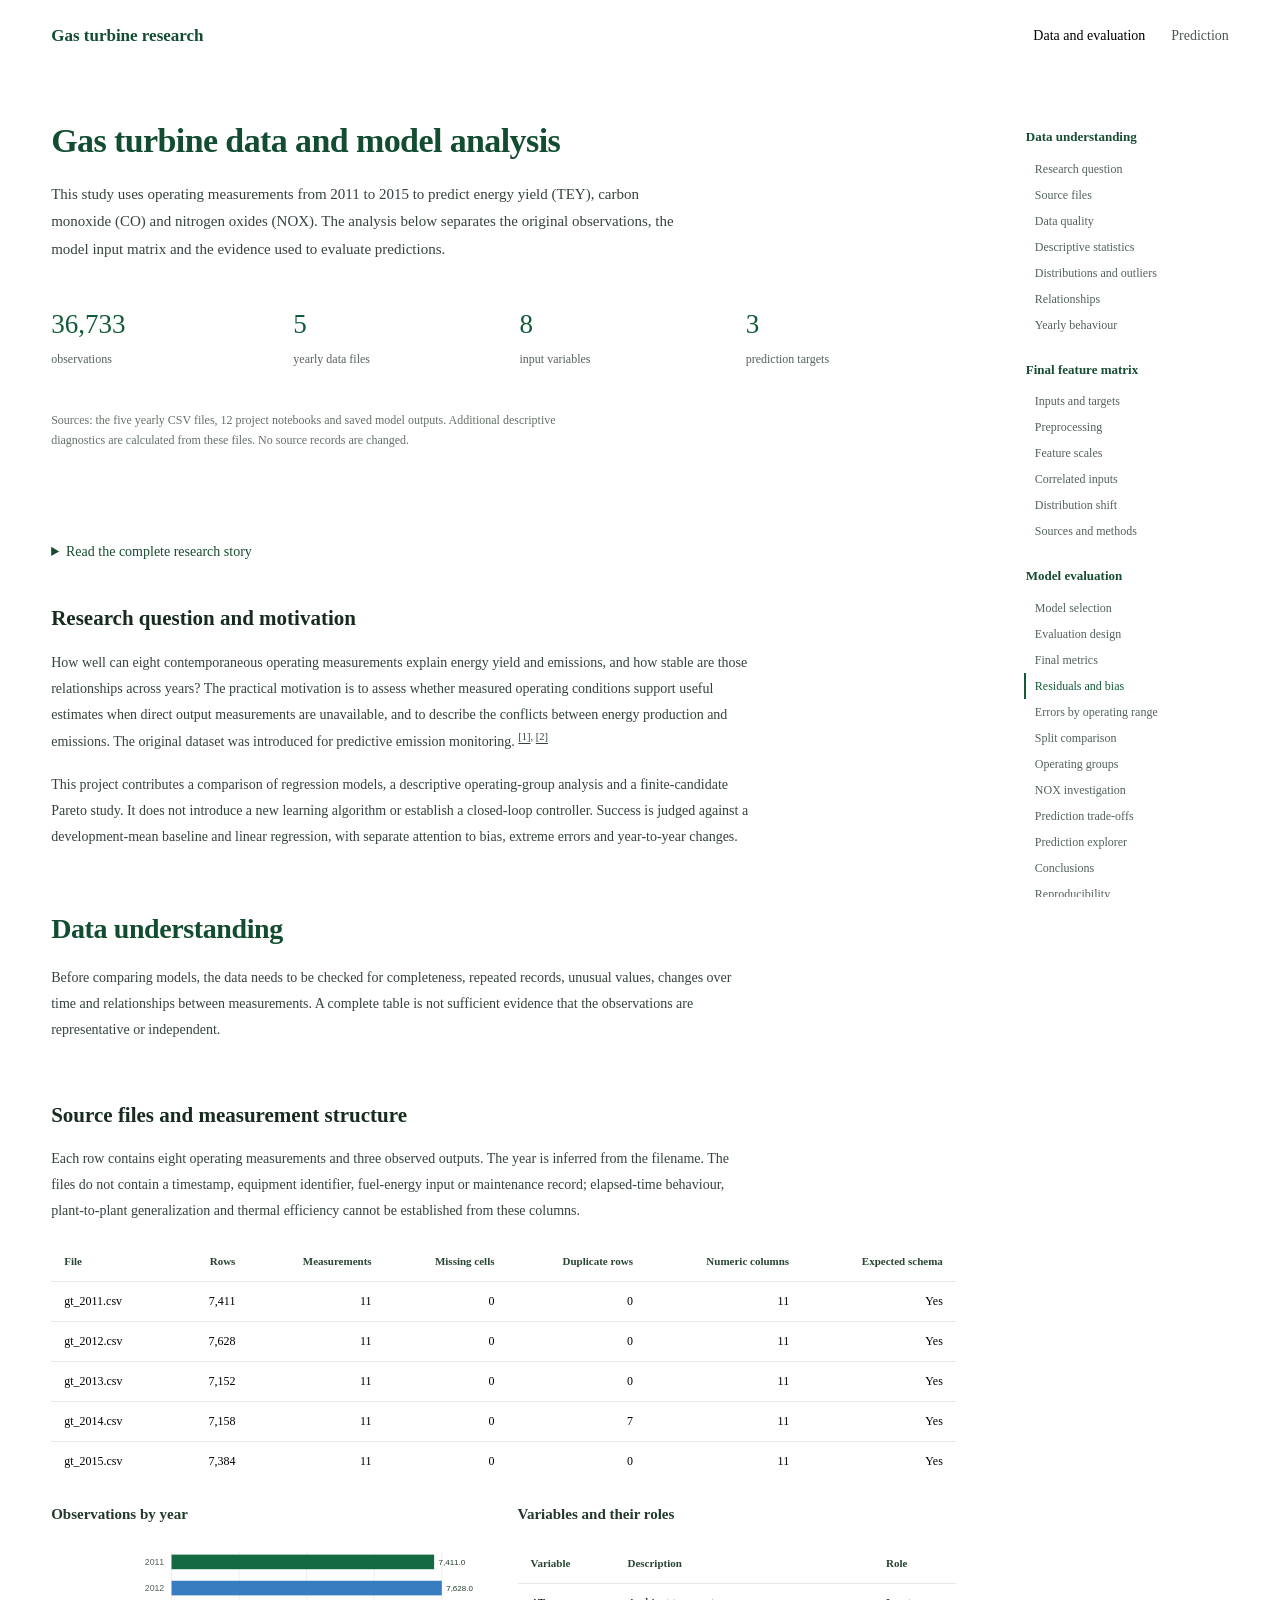
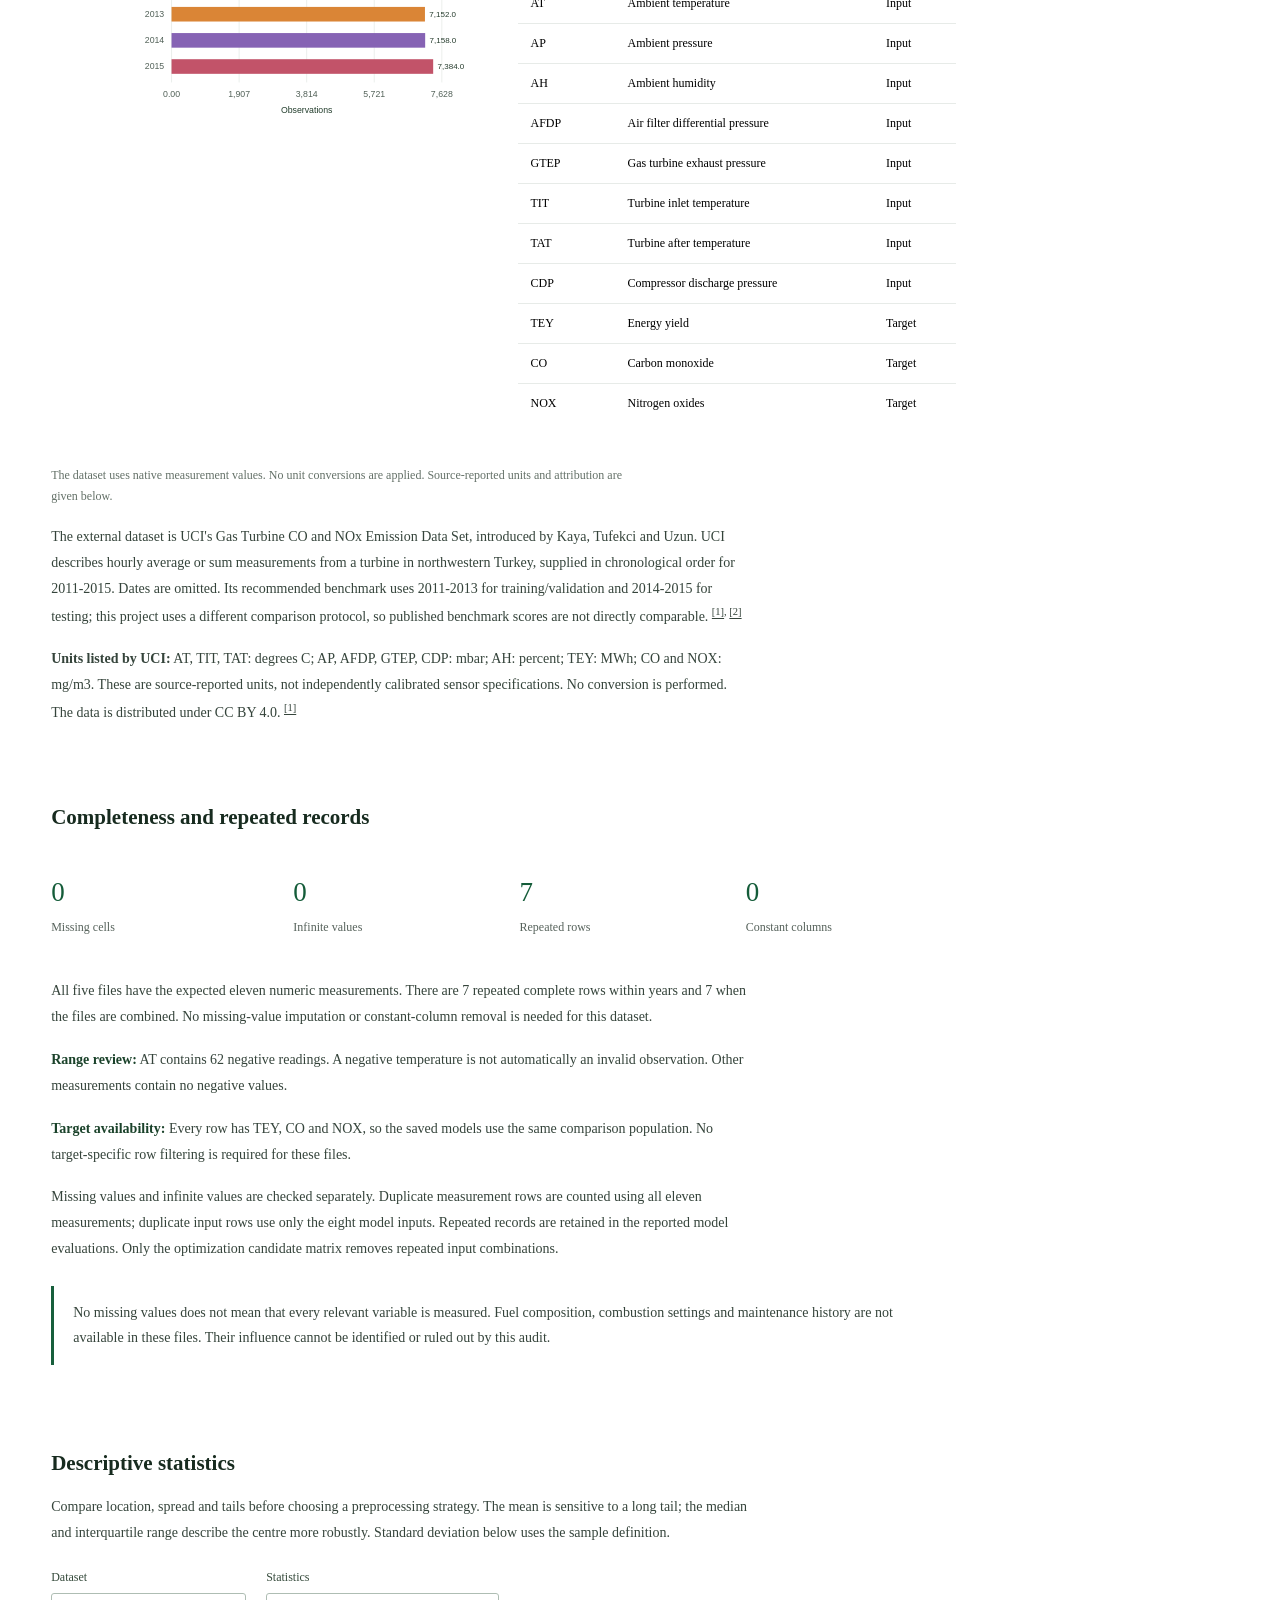
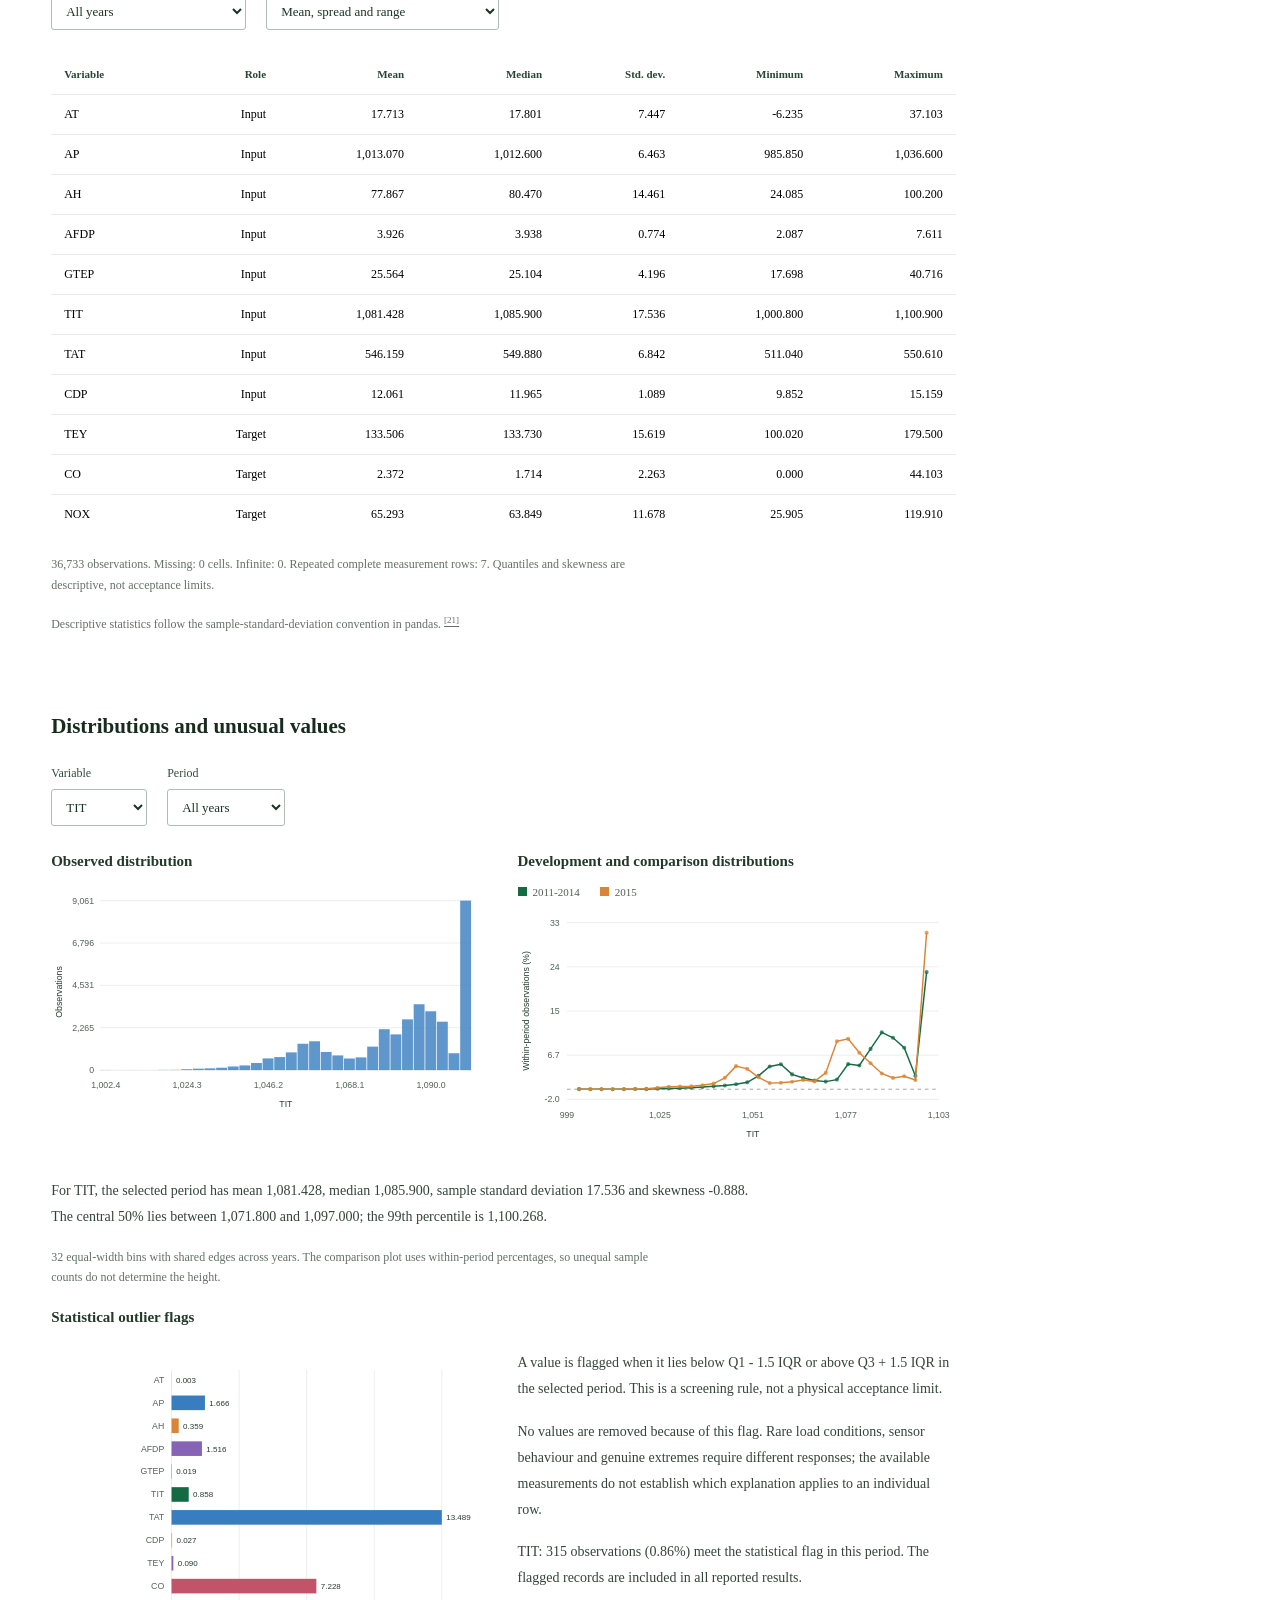
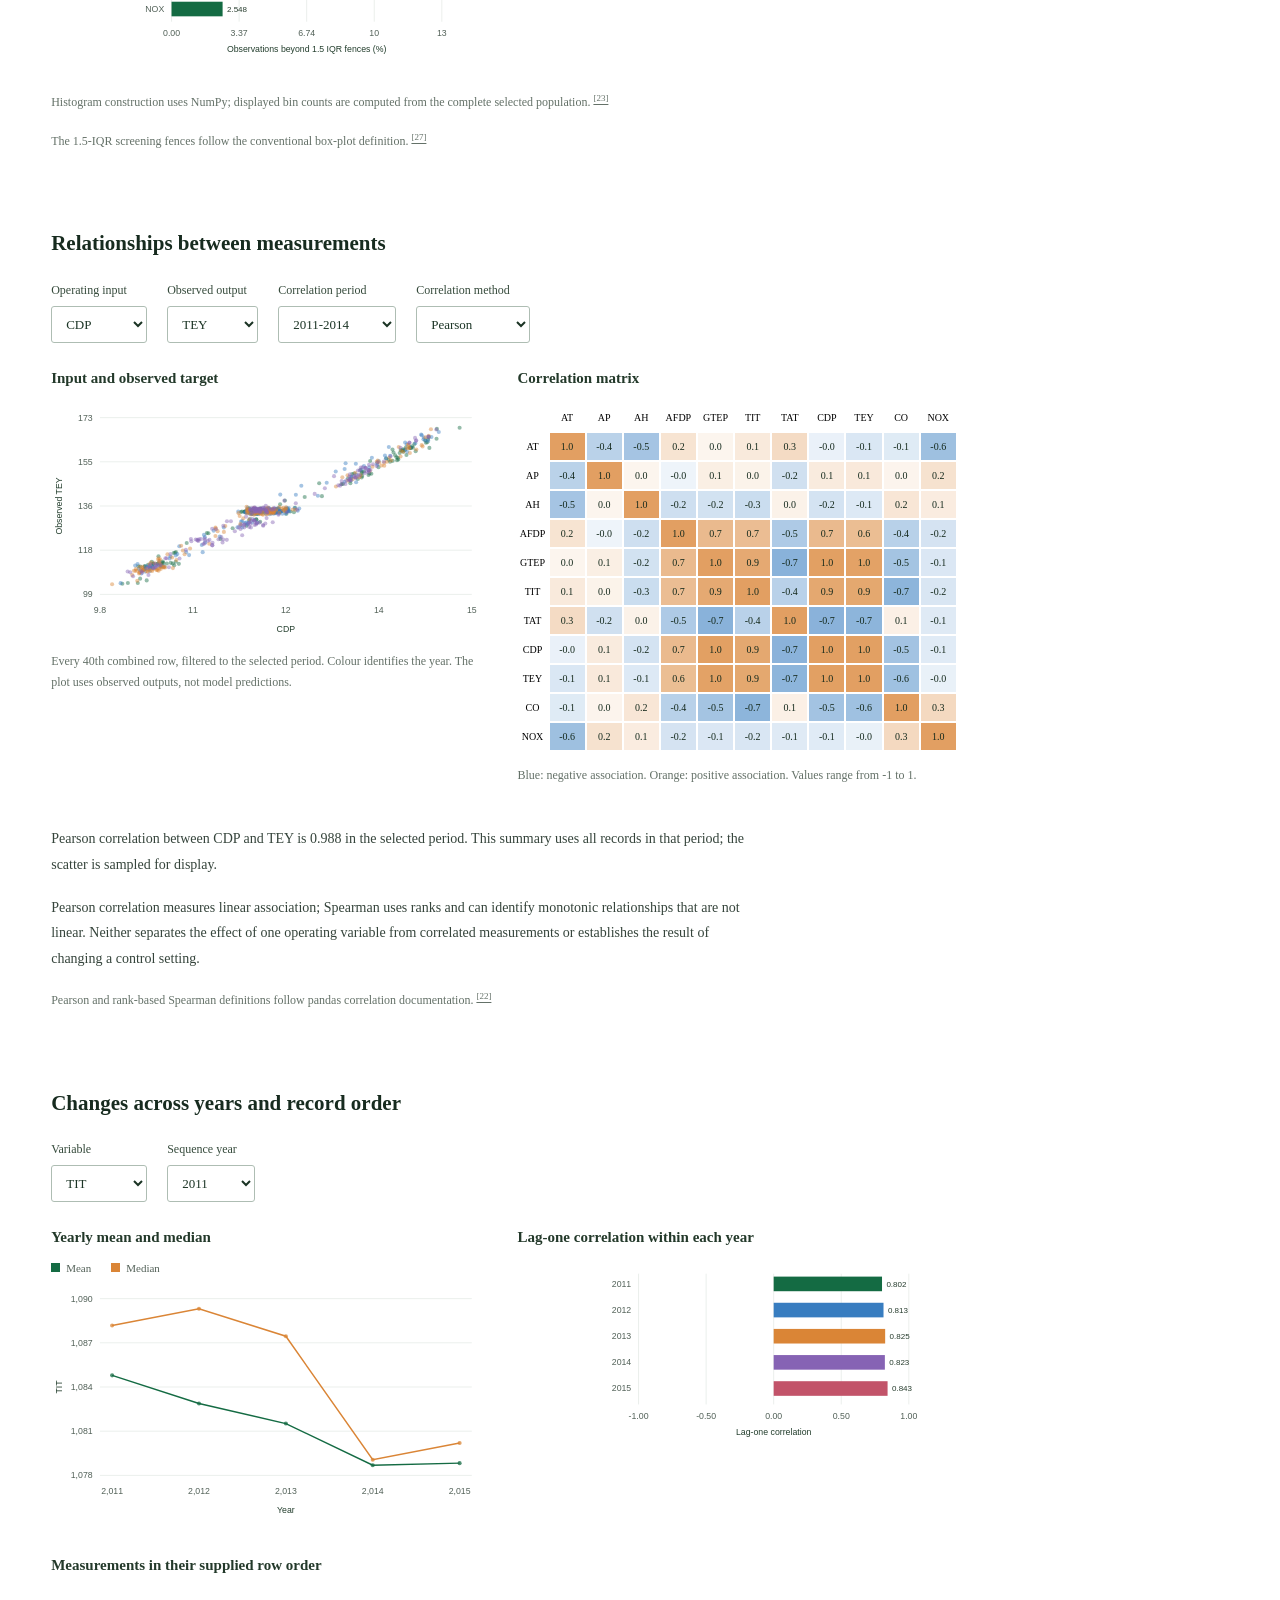
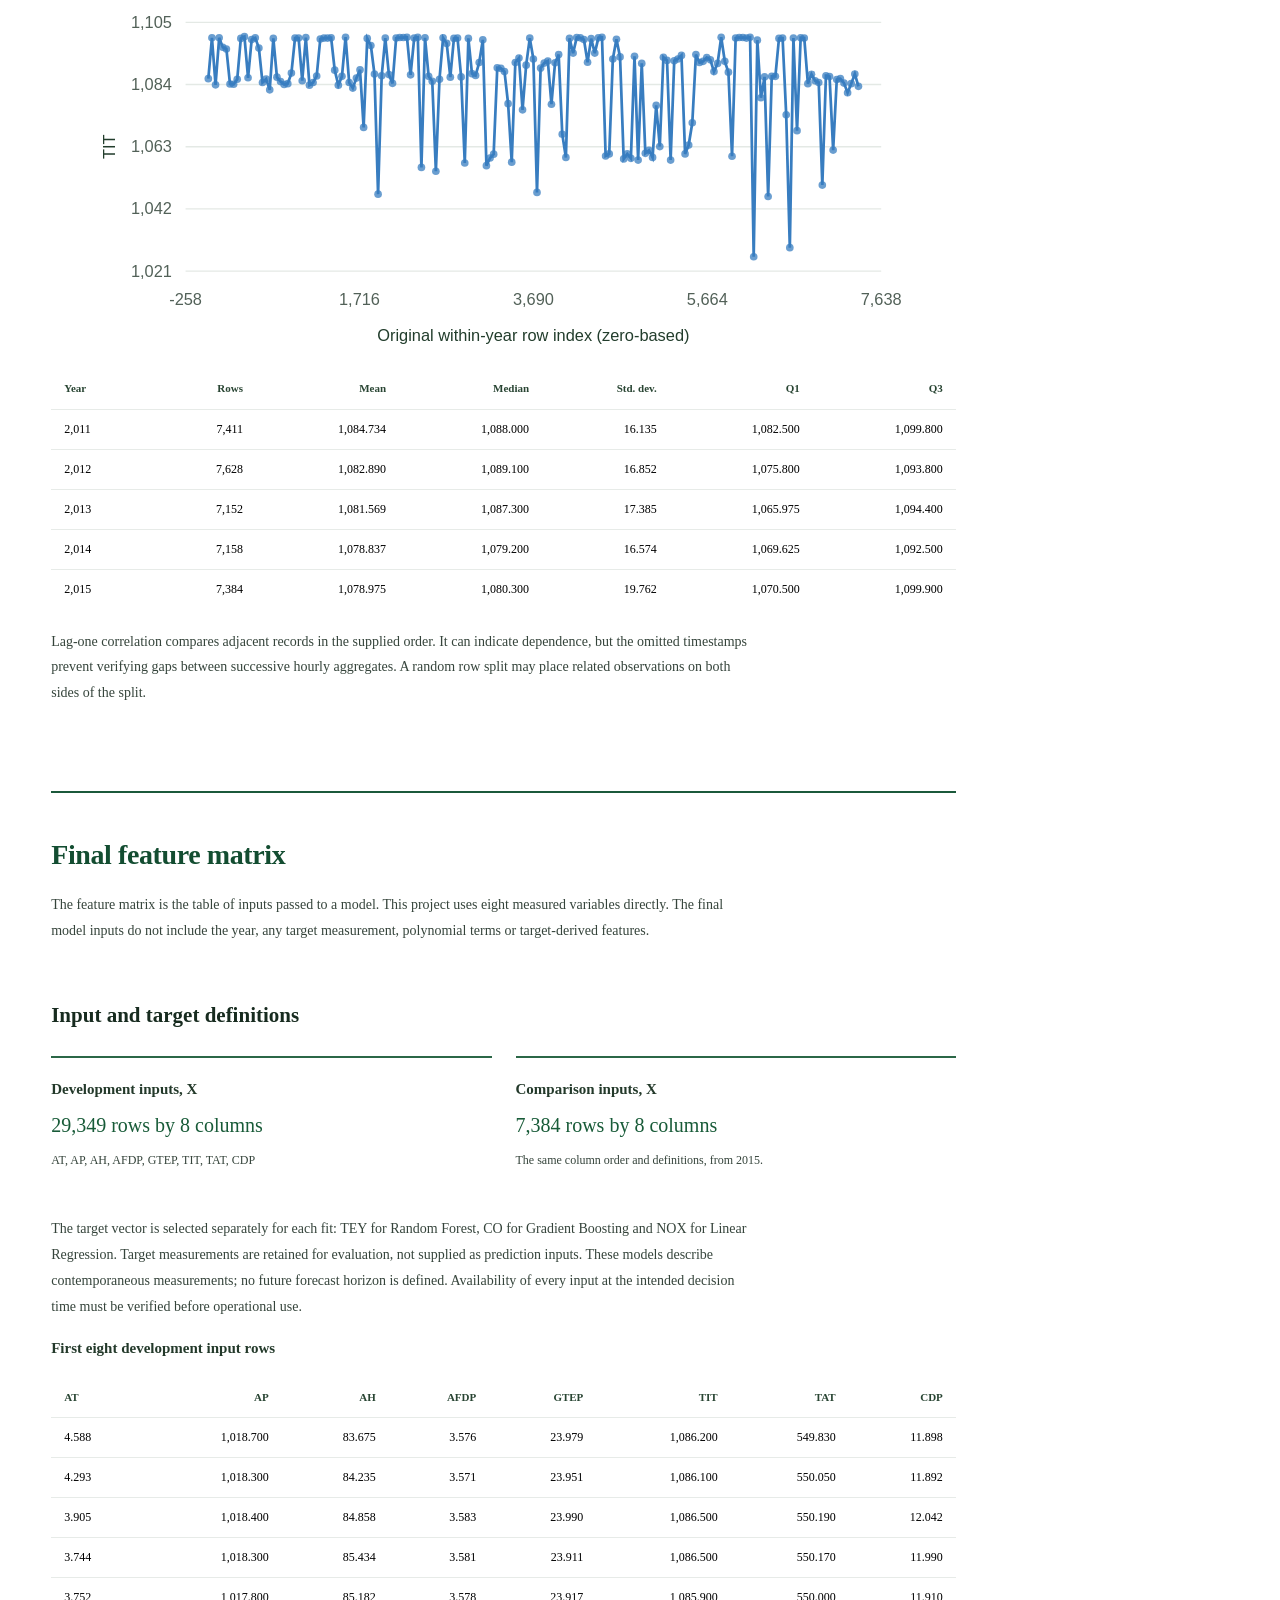
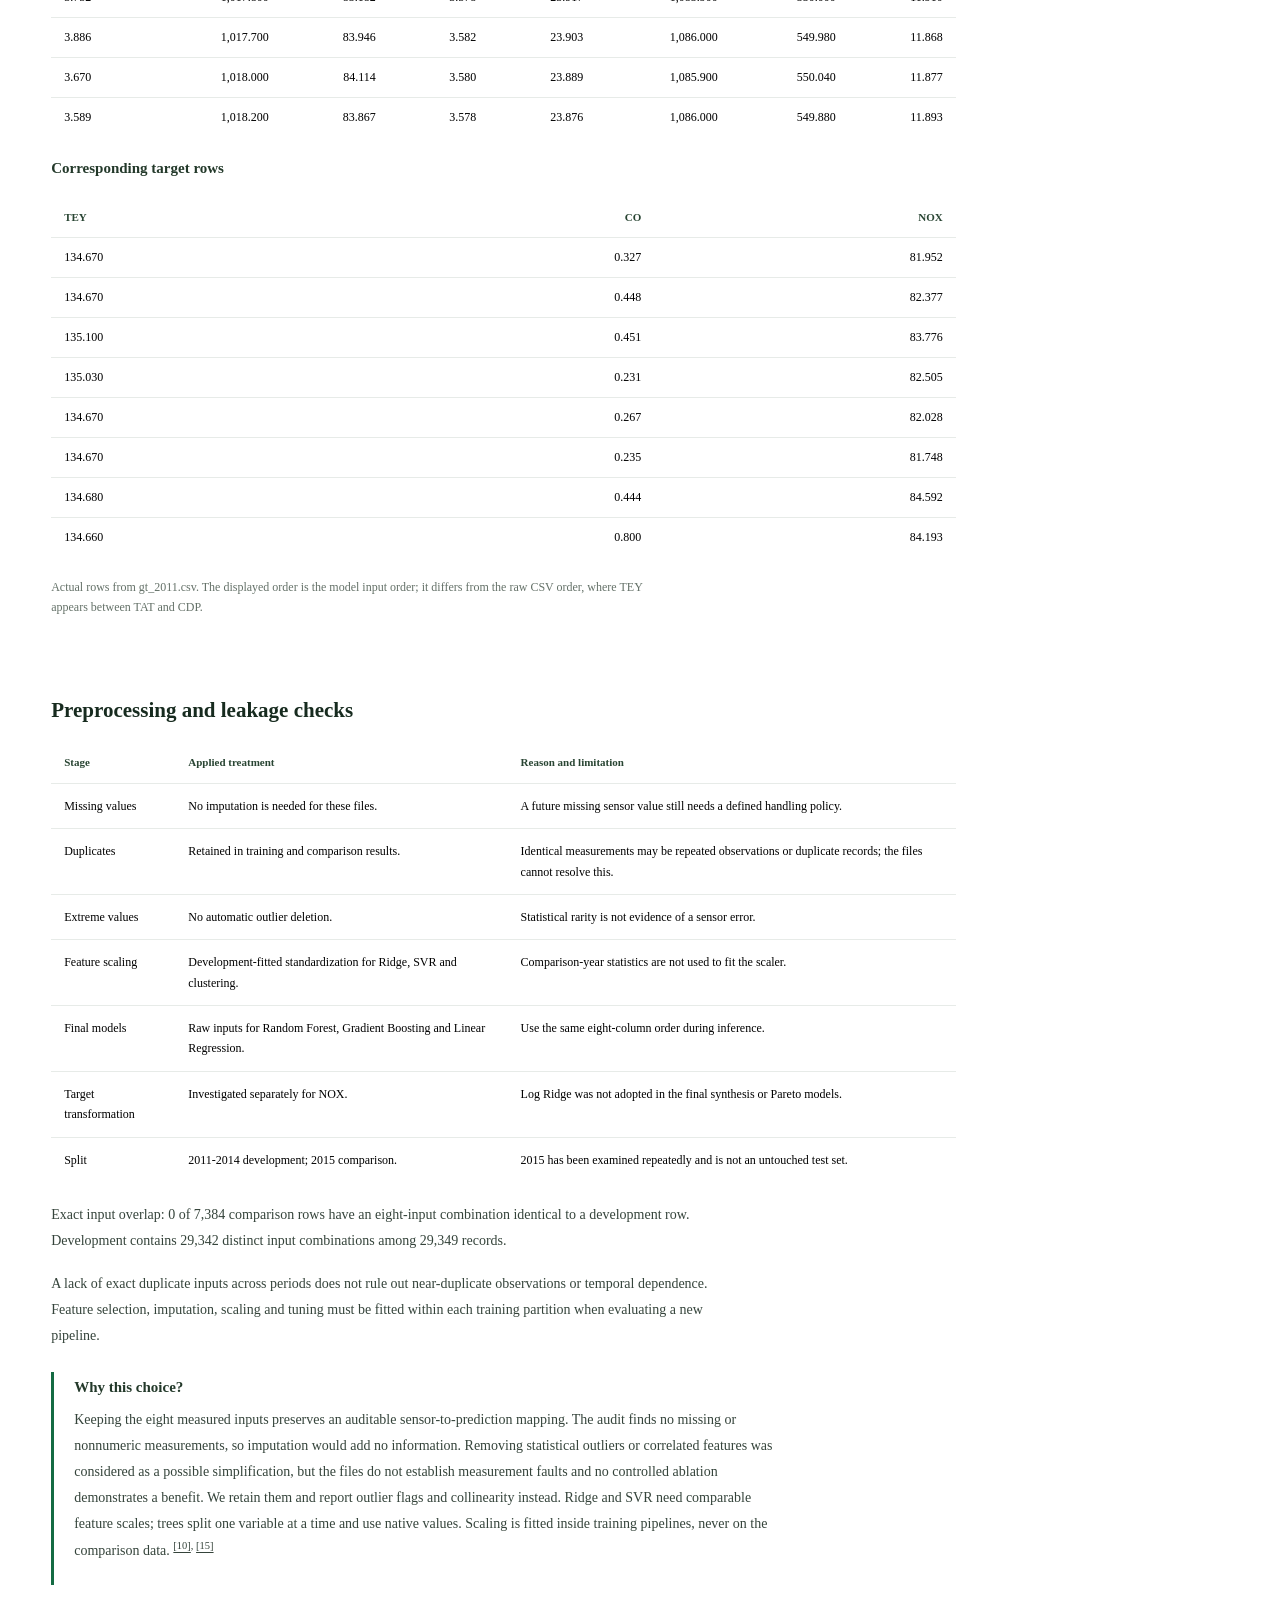
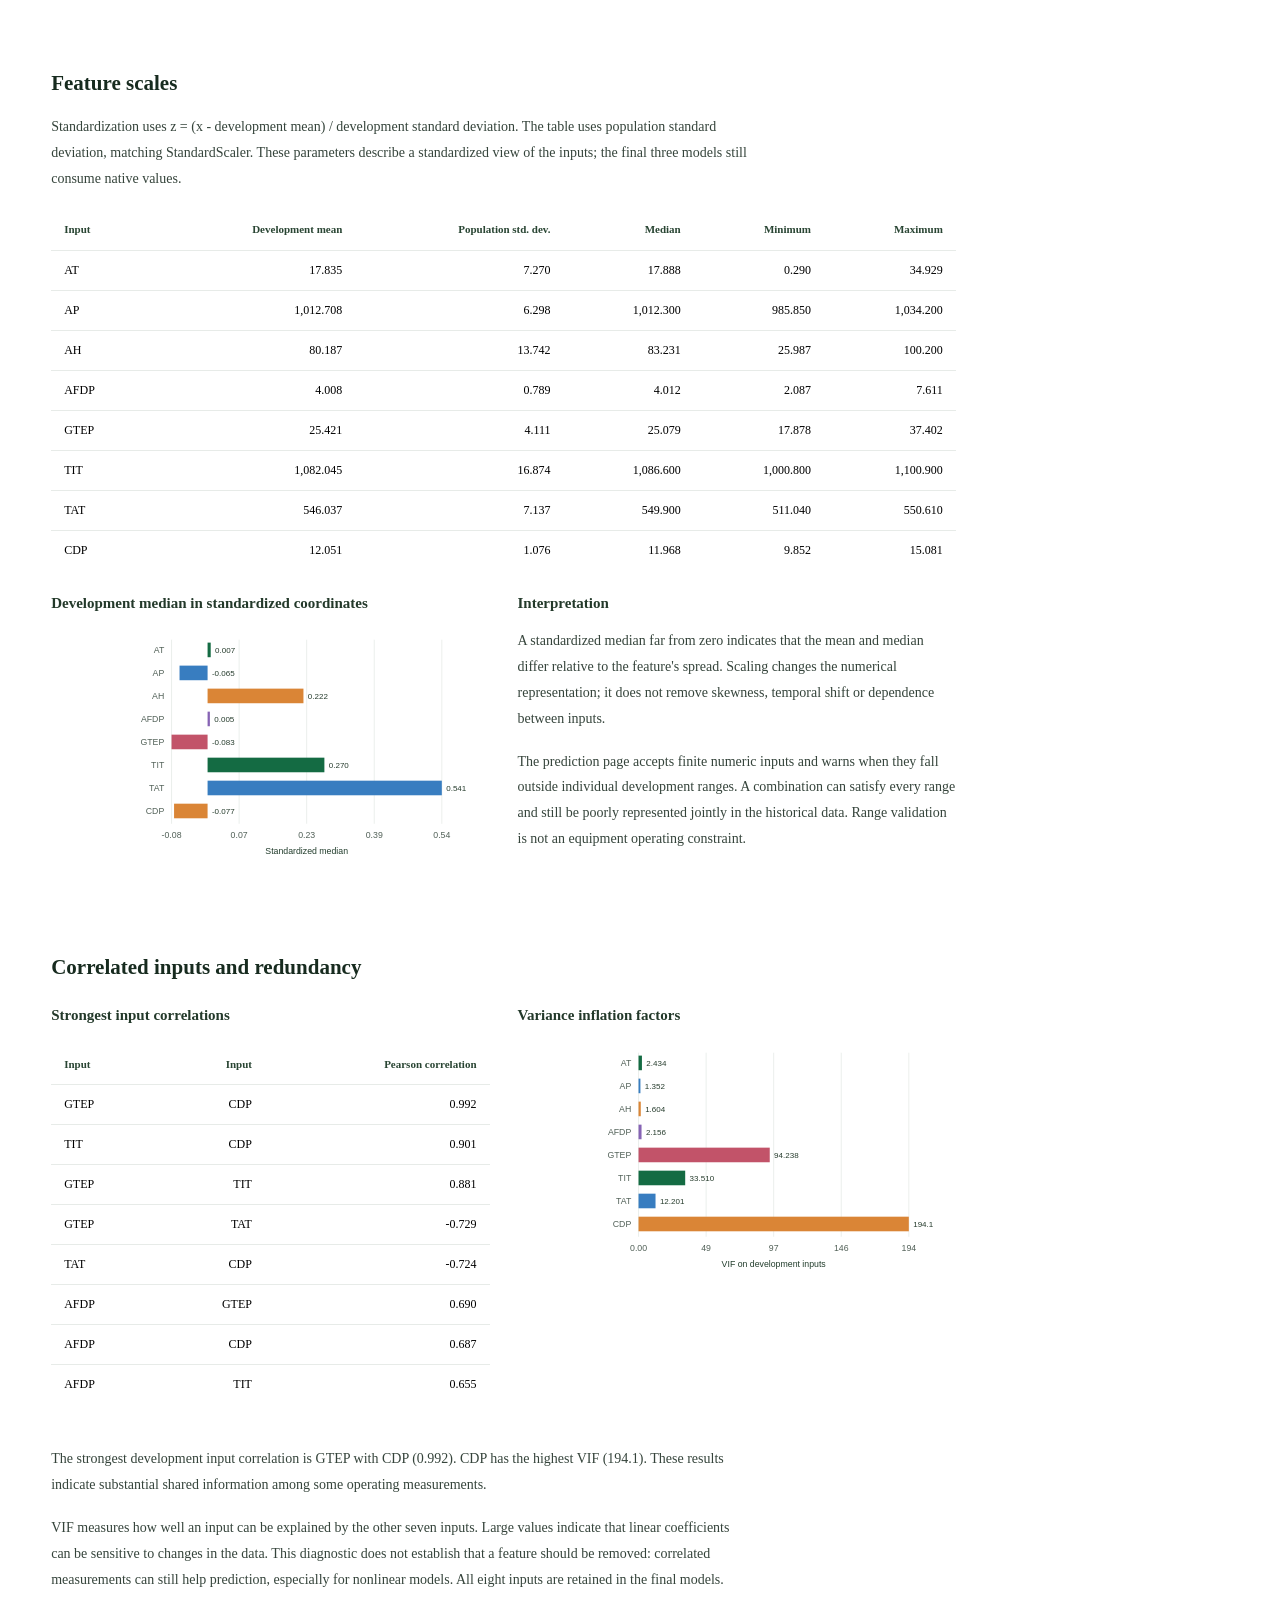
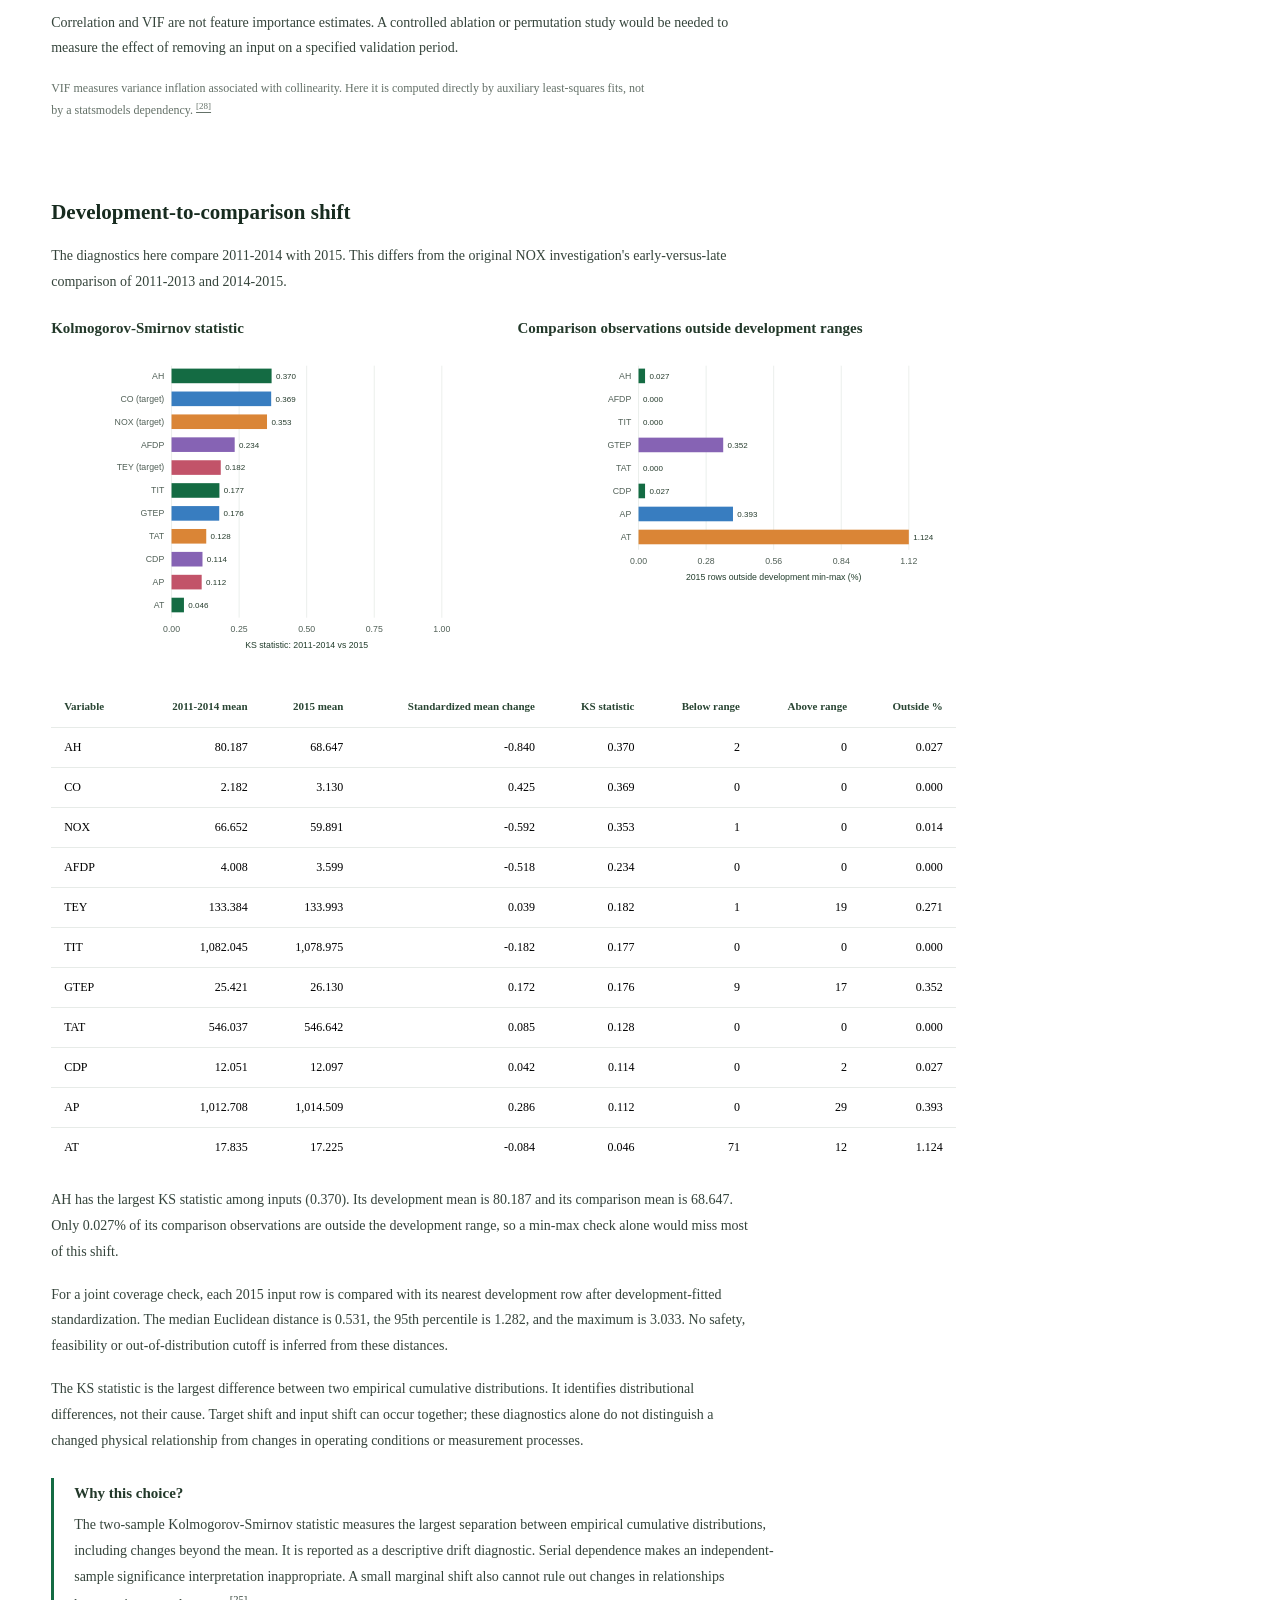
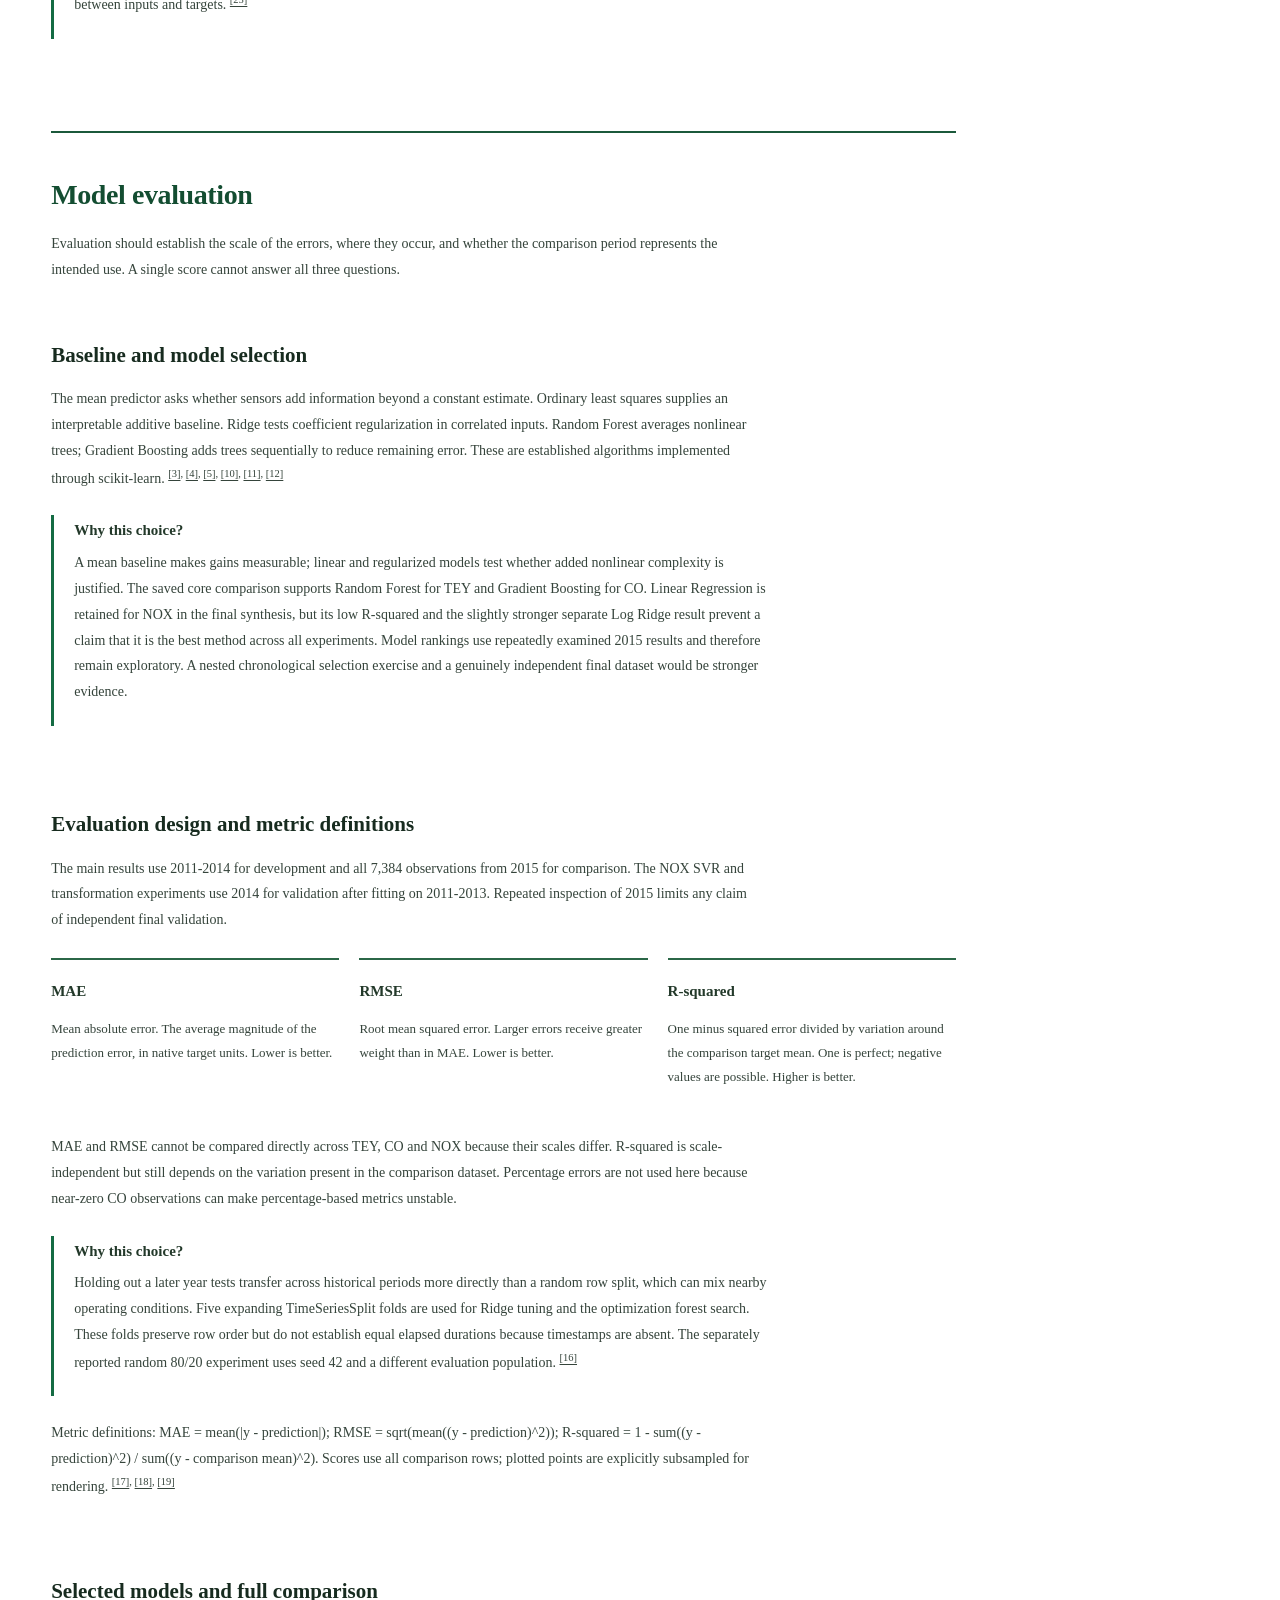
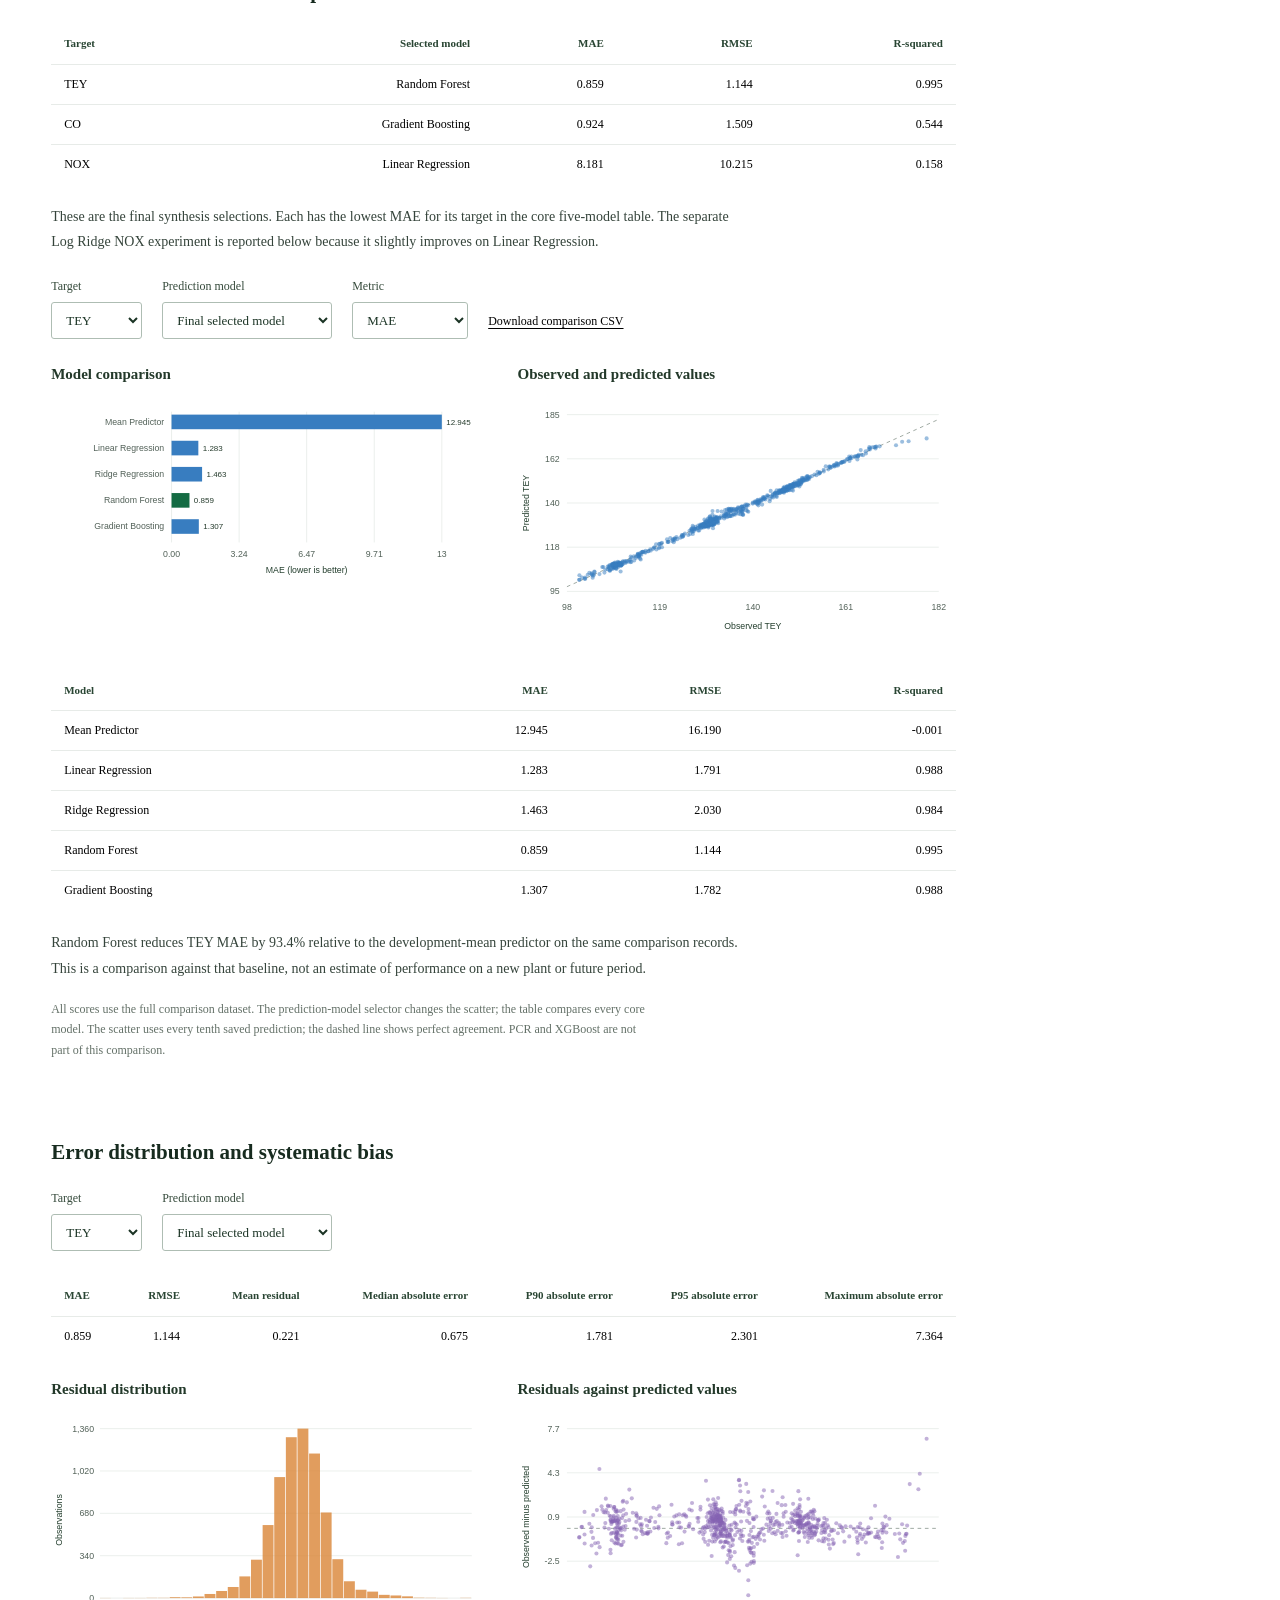
<file: website/index.html>
<!doctype html>
<html lang="en">
<head><meta charset="utf-8"><meta name="viewport" content="width=device-width,initial-scale=1"><meta name="description" content="Gas turbine dataset audit, feature matrix analysis and prediction error evaluation using the project's original data and saved results."><meta name="theme-color" content="#ffffff"><title>Gas turbine data and model analysis</title><link rel="icon" href="assets/turbine-icon.svg" type="image/svg+xml"><link rel="stylesheet" href="assets/css/style.css"><script defer src="assets/js/app.js"></script></head>
<body class="research-page">
<a class="skip" href="#main">Skip to analysis</a>
<header><a class="brand" href="./">Gas turbine research</a><nav aria-label="Main navigation"><a href="./" class="active" aria-current="page">Data and evaluation</a><a href="predict/">Prediction</a></nav></header>
<div class="research-layout"><main id="main">
<div class="page-intro" id="home"><h1>Gas turbine data and model analysis</h1><p>This study uses operating measurements from 2011 to 2015 to predict energy yield (TEY), carbon monoxide (CO) and nitrogen oxides (NOX). The analysis below separates the original observations, the model input matrix and the evidence used to evaluate predictions.</p><div class="summary-strip"><div><strong>36,733</strong><span>observations</span></div><div><strong>5</strong><span>yearly data files</span></div><div><strong>8</strong><span>input variables</span></div><div><strong>3</strong><span>prediction targets</span></div></div><p class="source-note">Sources: the five yearly CSV files, 12 project notebooks and saved model outputs. Additional descriptive diagnostics are calculated from these files. No source records are changed.</p></div>
<details class="research-roadmap"><summary>Read the complete research story</summary><ol><li><a href="#research-question">Research question and motivation</a></li><li><a href="#source-files">Dataset source and structure</a></li><li><a href="#data-quality">Data quality and exploratory analysis</a></li><li><a href="#preprocessing">Preprocessing and justification</a></li><li><a href="#model-selection">Baseline and model selection</a></li><li><a href="#evaluation-design">Evaluation methodology and splits</a></li><li><a href="#final-results">Model comparison and final results</a></li><li><a href="#residual-analysis">Error and residual analysis</a></li><li><a href="#operating-regimes">Unsupervised operating regimes</a></li><li><a href="#nox-investigation">NOX prediction investigation</a></li><li><a href="#prediction-tradeoffs">Multi-objective optimization</a></li><li><a href="#prediction-explorer">Interactive prediction explorer</a></li><li><a href="#limitations">Conclusions and limitations</a></li><li><a href="#reproducibility">References and reproducibility</a></li></ol></details>
<article id="research-question"><h3>Research question and motivation</h3><p>How well can eight contemporaneous operating measurements explain energy yield and emissions, and how stable are those relationships across years? The practical motivation is to assess whether measured operating conditions support useful estimates when direct output measurements are unavailable, and to describe the conflicts between energy production and emissions. The original dataset was introduced for predictive emission monitoring. <sup class="citation"><a href="#ref-1" aria-label="Reference 1">[1]</a>, <a href="#ref-2" aria-label="Reference 2">[2]</a></sup></p><p>This project contributes a comparison of regression models, a descriptive operating-group analysis and a finite-candidate Pareto study. It does not introduce a new learning algorithm or establish a closed-loop controller. Success is judged against a development-mean baseline and linear regression, with separate attention to bias, extreme errors and year-to-year changes.</p></article>
<section id="data-understanding" class="research-part"><h2>Data understanding</h2><p>Before comparing models, the data needs to be checked for completeness, repeated records, unusual values, changes over time and relationships between measurements. A complete table is not sufficient evidence that the observations are representative or independent.</p>
<article id="source-files"><h3>Source files and measurement structure</h3><p>Each row contains eight operating measurements and three observed outputs. The year is inferred from the filename. The files do not contain a timestamp, equipment identifier, fuel-energy input or maintenance record; elapsed-time behaviour, plant-to-plant generalization and thermal efficiency cannot be established from these columns.</p><div id="file-table"></div><div class="two-col"><div><h4>Observations by year</h4><div id="year-count-chart" class="chart"></div></div><div><h4>Variables and their roles</h4><div id="dictionary-table"></div></div></div><p class="caption">The dataset uses native measurement values. No unit conversions are applied. Source-reported units and attribution are given below.</p><p>The external dataset is UCI's Gas Turbine CO and NOx Emission Data Set, introduced by Kaya, Tufekci and Uzun. UCI describes hourly average or sum measurements from a turbine in northwestern Turkey, supplied in chronological order for 2011-2015. Dates are omitted. Its recommended benchmark uses 2011-2013 for training/validation and 2014-2015 for testing; this project uses a different comparison protocol, so published benchmark scores are not directly comparable. <sup class="citation"><a href="#ref-1" aria-label="Reference 1">[1]</a>, <a href="#ref-2" aria-label="Reference 2">[2]</a></sup></p><p><strong>Units listed by UCI:</strong> AT, TIT, TAT: degrees C; AP, AFDP, GTEP, CDP: mbar; AH: percent; TEY: MWh; CO and NOX: mg/m3. These are source-reported units, not independently calibrated sensor specifications. No conversion is performed. The data is distributed under CC BY 4.0. <sup class="citation"><a href="#ref-1" aria-label="Reference 1">[1]</a></sup></p></article>
<article id="data-quality"><h3>Completeness and repeated records</h3><div id="quality-summary" class="summary-strip"></div><p id="quality-explanation"></p><div id="quality-findings" class="findings"></div><p>Missing values and infinite values are checked separately. Duplicate measurement rows are counted using all eleven measurements; duplicate input rows use only the eight model inputs. Repeated records are retained in the reported model evaluations. Only the optimization candidate matrix removes repeated input combinations.</p><div class="note">No missing values does not mean that every relevant variable is measured. Fuel composition, combustion settings and maintenance history are not available in these files. Their influence cannot be identified or ruled out by this audit.</div></article>
<article id="descriptive-statistics"><h3>Descriptive statistics</h3><p>Compare location, spread and tails before choosing a preprocessing strategy. The mean is sensitive to a long tail; the median and interquartile range describe the centre more robustly. Standard deviation below uses the sample definition.</p><div class="controls"><label>Dataset<select id="audit-period"><option value="all">All years</option><option value="development">Development: 2011-2014</option><option value="2011">2011</option><option value="2012">2012</option><option value="2013">2013</option><option value="2014">2014</option><option value="2015">Comparison: 2015</option></select></label><label>Statistics<select id="stats-view"><option value="summary">Mean, spread and range</option><option value="tails">Quantiles and tail behaviour</option><option value="quality">Completeness and unique values</option></select></label></div><div id="statistics-table"></div><p id="statistics-caption" class="caption"></p><p class="caption">Descriptive statistics follow the sample-standard-deviation convention in pandas. <sup class="citation"><a href="#ref-21" aria-label="Reference 21">[21]</a></sup></p></article>
<article id="distributions"><h3>Distributions and unusual values</h3><div class="controls"><label>Variable<select id="distribution-variable"></select></label><label>Period<select id="distribution-period"><option value="all">All years</option><option value="development">2011-2014</option><option value="2011">2011</option><option value="2012">2012</option><option value="2013">2013</option><option value="2014">2014</option><option value="2015">2015</option></select></label></div><div class="two-col"><div><h4>Observed distribution</h4><div id="distribution-chart" class="chart"></div></div><div><h4>Development and comparison distributions</h4><div class="legend"><span class="legend-dev">2011-2014</span><span class="legend-comp">2015</span></div><div id="period-distribution" class="chart"></div></div></div><p id="distribution-summary"></p><p class="caption">32 equal-width bins with shared edges across years. The comparison plot uses within-period percentages, so unequal sample counts do not determine the height.</p><h4>Statistical outlier flags</h4><div class="two-col"><div id="outlier-chart" class="chart"></div><div><p>A value is flagged when it lies below Q1 - 1.5 IQR or above Q3 + 1.5 IQR in the selected period. This is a screening rule, not a physical acceptance limit.</p><p>No values are removed because of this flag. Rare load conditions, sensor behaviour and genuine extremes require different responses; the available measurements do not establish which explanation applies to an individual row.</p><p id="outlier-summary"></p></div></div><p class="caption">Histogram construction uses NumPy; displayed bin counts are computed from the complete selected population. <sup class="citation"><a href="#ref-23" aria-label="Reference 23">[23]</a></sup></p><p class="caption">The 1.5-IQR screening fences follow the conventional box-plot definition. <sup class="citation"><a href="#ref-27">[27]</a></sup></p></article>
<article id="relationships"><h3>Relationships between measurements</h3><div class="controls"><label>Operating input<select id="relationship-feature"></select></label><label>Observed output<select id="relationship-target"><option>TEY</option><option>CO</option><option>NOX</option></select></label><label>Correlation period<select id="correlation-period"><option value="development">2011-2014</option><option value="2015">2015</option><option value="all">All years</option></select></label><label>Correlation method<select id="correlation-method"><option value="pearson">Pearson</option><option value="spearman">Spearman</option></select></label></div><div class="two-col"><div><h4>Input and observed target</h4><div id="relationship-chart" class="chart"></div><p class="caption">Every 40th combined row, filtered to the selected period. Colour identifies the year. The plot uses observed outputs, not model predictions.</p></div><div><h4>Correlation matrix</h4><div id="correlation-chart" class="heatmap-wrap"></div><p class="caption">Blue: negative association. Orange: positive association. Values range from -1 to 1.</p></div></div><p id="relationship-summary"></p><p>Pearson correlation measures linear association; Spearman uses ranks and can identify monotonic relationships that are not linear. Neither separates the effect of one operating variable from correlated measurements or establishes the result of changing a control setting.</p><p class="caption">Pearson and rank-based Spearman definitions follow pandas correlation documentation. <sup class="citation"><a href="#ref-22" aria-label="Reference 22">[22]</a></sup></p></article>
<article id="yearly-behaviour"><h3>Changes across years and record order</h3><div class="controls"><label>Variable<select id="time-variable"></select></label><label>Sequence year<select id="sequence-year"><option>2011</option><option>2012</option><option>2013</option><option>2014</option><option>2015</option></select></label></div><div class="two-col"><div><h4>Yearly mean and median</h4><div class="legend"><span class="legend-dev">Mean</span><span class="legend-comp">Median</span></div><div id="year-trend" class="chart"></div></div><div><h4>Lag-one correlation within each year</h4><div id="lag-chart" class="chart"></div></div></div><h4>Measurements in their supplied row order</h4><div id="sequence-chart" class="chart wide-chart"></div><div id="year-summary-table"></div><p>Lag-one correlation compares adjacent records in the supplied order. It can indicate dependence, but the omitted timestamps prevent verifying gaps between successive hourly aggregates. A random row split may place related observations on both sides of the split.</p></article>

</section>
<section id="feature-matrix" class="research-part"><h2>Final feature matrix</h2><p>The feature matrix is the table of inputs passed to a model. This project uses eight measured variables directly. The final model inputs do not include the year, any target measurement, polynomial terms or target-derived features.</p>
<article id="matrix-definition"><h3>Input and target definitions</h3><div class="matrix-definition"><div><h4>Development inputs, X</h4><strong>29,349 rows by 8 columns</strong><p>AT, AP, AH, AFDP, GTEP, TIT, TAT, CDP</p></div><div><h4>Comparison inputs, X</h4><strong>7,384 rows by 8 columns</strong><p>The same column order and definitions, from 2015.</p></div></div><p>The target vector is selected separately for each fit: TEY for Random Forest, CO for Gradient Boosting and NOX for Linear Regression. Target measurements are retained for evaluation, not supplied as prediction inputs. These models describe contemporaneous measurements; no future forecast horizon is defined. Availability of every input at the intended decision time must be verified before operational use.</p><h4>First eight development input rows</h4><div id="matrix-preview"></div><h4>Corresponding target rows</h4><div id="target-preview"></div><p class="caption">Actual rows from gt_2011.csv. The displayed order is the model input order; it differs from the raw CSV order, where TEY appears between TAT and CDP.</p></article>
<article id="preprocessing"><h3>Preprocessing and leakage checks</h3><div class="table-scroll"><table><thead><tr><th>Stage</th><th>Applied treatment</th><th>Reason and limitation</th></tr></thead><tbody><tr><td>Missing values</td><td>No imputation is needed for these files.</td><td>A future missing sensor value still needs a defined handling policy.</td></tr><tr><td>Duplicates</td><td>Retained in training and comparison results.</td><td>Identical measurements may be repeated observations or duplicate records; the files cannot resolve this.</td></tr><tr><td>Extreme values</td><td>No automatic outlier deletion.</td><td>Statistical rarity is not evidence of a sensor error.</td></tr><tr><td>Feature scaling</td><td>Development-fitted standardization for Ridge, SVR and clustering.</td><td>Comparison-year statistics are not used to fit the scaler.</td></tr><tr><td>Final models</td><td>Raw inputs for Random Forest, Gradient Boosting and Linear Regression.</td><td>Use the same eight-column order during inference.</td></tr><tr><td>Target transformation</td><td>Investigated separately for NOX.</td><td>Log Ridge was not adopted in the final synthesis or Pareto models.</td></tr><tr><td>Split</td><td>2011-2014 development; 2015 comparison.</td><td>2015 has been examined repeatedly and is not an untouched test set.</td></tr></tbody></table></div><p id="input-overlap"></p><p>A lack of exact duplicate inputs across periods does not rule out near-duplicate observations or temporal dependence. Feature selection, imputation, scaling and tuning must be fitted within each training partition when evaluating a new pipeline.</p><div class="method-choice"><h4>Why this choice?</h4><p>Keeping the eight measured inputs preserves an auditable sensor-to-prediction mapping. The audit finds no missing or nonnumeric measurements, so imputation would add no information. Removing statistical outliers or correlated features was considered as a possible simplification, but the files do not establish measurement faults and no controlled ablation demonstrates a benefit. We retain them and report outlier flags and collinearity instead. Ridge and SVR need comparable feature scales; trees split one variable at a time and use native values. Scaling is fitted inside training pipelines, never on the comparison data. <sup class="citation"><a href="#ref-10" aria-label="Reference 10">[10]</a>, <a href="#ref-15" aria-label="Reference 15">[15]</a></sup></p></div></article>
<article id="scales"><h3>Feature scales</h3><p>Standardization uses z = (x - development mean) / development standard deviation. The table uses population standard deviation, matching StandardScaler. These parameters describe a standardized view of the inputs; the final three models still consume native values.</p><div id="scaling-table"></div><div class="two-col"><div><h4>Development median in standardized coordinates</h4><div id="scale-chart" class="chart"></div></div><div><h4>Interpretation</h4><p>A standardized median far from zero indicates that the mean and median differ relative to the feature's spread. Scaling changes the numerical representation; it does not remove skewness, temporal shift or dependence between inputs.</p><p>The prediction page accepts finite numeric inputs and warns when they fall outside individual development ranges. A combination can satisfy every range and still be poorly represented jointly in the historical data. Range validation is not an equipment operating constraint.</p></div></div></article>
<article id="redundancy"><h3>Correlated inputs and redundancy</h3><div class="two-col"><div><h4>Strongest input correlations</h4><div id="correlated-pairs"></div></div><div><h4>Variance inflation factors</h4><div id="vif-chart" class="chart"></div></div></div><p id="redundancy-summary"></p><p>VIF measures how well an input can be explained by the other seven inputs. Large values indicate that linear coefficients can be sensitive to changes in the data. This diagnostic does not establish that a feature should be removed: correlated measurements can still help prediction, especially for nonlinear models. All eight inputs are retained in the final models.</p><p>Correlation and VIF are not feature importance estimates. A controlled ablation or permutation study would be needed to measure the effect of removing an input on a specified validation period.</p><p class="caption">VIF measures variance inflation associated with collinearity. Here it is computed directly by auxiliary least-squares fits, not by a statsmodels dependency. <sup class="citation"><a href="#ref-28">[28]</a></sup></p></article>
<article id="distribution-shift"><h3>Development-to-comparison shift</h3><p>The diagnostics here compare 2011-2014 with 2015. This differs from the original NOX investigation's early-versus-late comparison of 2011-2013 and 2014-2015.</p><div class="two-col"><div><h4>Kolmogorov-Smirnov statistic</h4><div id="shift-chart" class="chart"></div></div><div><h4>Comparison observations outside development ranges</h4><div id="coverage-chart" class="chart"></div></div></div><div id="shift-table"></div><p id="shift-summary"></p><p id="joint-coverage"></p><p>The KS statistic is the largest difference between two empirical cumulative distributions. It identifies distributional differences, not their cause. Target shift and input shift can occur together; these diagnostics alone do not distinguish a changed physical relationship from changes in operating conditions or measurement processes.</p><div class="method-choice"><h4>Why this choice?</h4><p>The two-sample Kolmogorov-Smirnov statistic measures the largest separation between empirical cumulative distributions, including changes beyond the mean. It is reported as a descriptive drift diagnostic. Serial dependence makes an independent-sample significance interpretation inappropriate. A small marginal shift also cannot rule out changes in relationships between inputs and targets. <sup class="citation"><a href="#ref-25" aria-label="Reference 25">[25]</a></sup></p></div></article>

</section>
<section id="model-evaluation" class="research-part"><h2>Model evaluation</h2><p>Evaluation should establish the scale of the errors, where they occur, and whether the comparison period represents the intended use. A single score cannot answer all three questions.</p>
<article id="model-selection"><h3>Baseline and model selection</h3><p>The mean predictor asks whether sensors add information beyond a constant estimate. Ordinary least squares supplies an interpretable additive baseline. Ridge tests coefficient regularization in correlated inputs. Random Forest averages nonlinear trees; Gradient Boosting adds trees sequentially to reduce remaining error. These are established algorithms implemented through scikit-learn. <sup class="citation"><a href="#ref-3" aria-label="Reference 3">[3]</a>, <a href="#ref-4" aria-label="Reference 4">[4]</a>, <a href="#ref-5" aria-label="Reference 5">[5]</a>, <a href="#ref-10" aria-label="Reference 10">[10]</a>, <a href="#ref-11" aria-label="Reference 11">[11]</a>, <a href="#ref-12" aria-label="Reference 12">[12]</a></sup></p><div class="method-choice"><h4>Why this choice?</h4><p>A mean baseline makes gains measurable; linear and regularized models test whether added nonlinear complexity is justified. The saved core comparison supports Random Forest for TEY and Gradient Boosting for CO. Linear Regression is retained for NOX in the final synthesis, but its low R-squared and the slightly stronger separate Log Ridge result prevent a claim that it is the best method across all experiments. Model rankings use repeatedly examined 2015 results and therefore remain exploratory. A nested chronological selection exercise and a genuinely independent final dataset would be stronger evidence.</p></div></article>
<article id="evaluation-design"><h3>Evaluation design and metric definitions</h3><p>The main results use 2011-2014 for development and all 7,384 observations from 2015 for comparison. The NOX SVR and transformation experiments use 2014 for validation after fitting on 2011-2013. Repeated inspection of 2015 limits any claim of independent final validation.</p><div class="metric-definitions"><div><h4>MAE</h4><p>Mean absolute error. The average magnitude of the prediction error, in native target units. Lower is better.</p></div><div><h4>RMSE</h4><p>Root mean squared error. Larger errors receive greater weight than in MAE. Lower is better.</p></div><div><h4>R-squared</h4><p>One minus squared error divided by variation around the comparison target mean. One is perfect; negative values are possible. Higher is better.</p></div></div><p>MAE and RMSE cannot be compared directly across TEY, CO and NOX because their scales differ. R-squared is scale-independent but still depends on the variation present in the comparison dataset. Percentage errors are not used here because near-zero CO observations can make percentage-based metrics unstable.</p><div class="method-choice"><h4>Why this choice?</h4><p>Holding out a later year tests transfer across historical periods more directly than a random row split, which can mix nearby operating conditions. Five expanding TimeSeriesSplit folds are used for Ridge tuning and the optimization forest search. These folds preserve row order but do not establish equal elapsed durations because timestamps are absent. The separately reported random 80/20 experiment uses seed 42 and a different evaluation population. <sup class="citation"><a href="#ref-16" aria-label="Reference 16">[16]</a></sup></p></div><p>Metric definitions: MAE = mean(|y - prediction|); RMSE = sqrt(mean((y - prediction)^2)); R-squared = 1 - sum((y - prediction)^2) / sum((y - comparison mean)^2). Scores use all comparison rows; plotted points are explicitly subsampled for rendering. <sup class="citation"><a href="#ref-17" aria-label="Reference 17">[17]</a>, <a href="#ref-18" aria-label="Reference 18">[18]</a>, <a href="#ref-19" aria-label="Reference 19">[19]</a></sup></p></article>
<article id="final-results"><h3>Selected models and full comparison</h3><div id="selected-models"></div><p>These are the final synthesis selections. Each has the lowest MAE for its target in the core five-model table. The separate Log Ridge NOX experiment is reported below because it slightly improves on Linear Regression.</p><div class="controls"><label>Target<select id="model-target"><option>TEY</option><option>CO</option><option>NOX</option></select></label><label>Prediction model<select id="prediction-model"><option value="selected">Final selected model</option><option>Mean Predictor</option><option>Linear Regression</option><option>Ridge Regression</option><option>Random Forest</option><option>Gradient Boosting</option></select></label><label>Metric<select id="model-metric"><option>MAE</option><option>RMSE</option><option value="R2">R-squared</option></select></label><a href="assets/data/all_models_comparison.csv" download>Download comparison CSV</a></div><div class="two-col"><div><h4>Model comparison</h4><div id="model-chart" class="chart"></div></div><div><h4>Observed and predicted values</h4><div id="prediction-chart" class="chart"></div></div></div><div id="model-table"></div><p id="model-explanation"></p><p class="caption">All scores use the full comparison dataset. The prediction-model selector changes the scatter; the table compares every core model. The scatter uses every tenth saved prediction; the dashed line shows perfect agreement. PCR and XGBoost are not part of this comparison.</p></article>
<article id="residual-analysis"><h3>Error distribution and systematic bias</h3><div class="controls"><label>Target<select id="error-target"><option>TEY</option><option>CO</option><option>NOX</option></select></label><label>Prediction model<select id="residual-model"><option value="selected">Final selected model</option><option>Mean Predictor</option><option>Linear Regression</option><option>Ridge Regression</option><option>Random Forest</option><option>Gradient Boosting</option></select></label></div><div id="error-summary"></div><div class="two-col"><div><h4>Residual distribution</h4><div id="residual-histogram" class="chart"></div></div><div><h4>Residuals against predicted values</h4><div id="residual-scatter" class="chart"></div></div></div><p id="error-interpretation"></p><p>Residuals are observed minus predicted. A negative mean residual indicates net overprediction. Mean residual can be small even when individual errors are large, because positive and negative errors cancel. The 90th and 95th percentiles of absolute error describe tail error; they are not prediction intervals.</p></article>
<article id="conditional-errors"><h3>Errors across output and operating ranges</h3><div class="controls"><label>Target<select id="conditional-target"><option>TEY</option><option>CO</option><option>NOX</option></select></label><label>Operating input<select id="error-feature"></select></label></div><div class="two-col"><div><h4>MAE by observed target range</h4><div id="target-error-chart" class="chart"></div></div><div><h4>MAE by operating input range</h4><div id="feature-error-chart" class="chart"></div></div></div><div id="conditional-table"></div><p id="conditional-summary"></p><p>Groups are defined by quintiles of the 2015 observations. They provide a retrospective error breakdown, not a model feature or a tuning objective. Comparing the errors with the sample counts helps distinguish a broad pattern from a sparsely represented operating range.</p></article>
<article id="split-sensitivity"><h3>Random and chronological split results</h3><div class="controls"><label>Target<select id="split-target"><option>TEY</option><option>CO</option><option>NOX</option></select></label></div><div id="split-chart" class="chart"></div><div id="split-table"></div><p>The baseline random split uses 80% of all-year records for training and 20% for evaluation. The chronological comparison uses 2011-2014 development and 2015 comparison. These protocols differ in both their training population and evaluation population; the difference in scores is not a controlled estimate of leakage or the effect of time alone.</p><p>For a new model selection exercise, use repeated chronological validation within development data and reserve an independent later period or external dataset for final evaluation.</p></article>
<article id="operating-regimes"><h3>Historical operating groups</h3><p>K-Means was fitted to standardized development inputs. TEY, CO and NOX were not used to create the clusters; their means describe each group afterwards.</p><div class="controls"><label>Operating group<select id="cluster-select"><option value="all">All clusters</option><option value="0">Cluster 0</option><option value="1">Cluster 1</option><option value="2">Cluster 2</option><option value="3">Cluster 3</option></select></label><label>Profile variable<select id="cluster-variable"></select></label></div><div class="two-col"><div><h4>Mean value by cluster</h4><div id="cluster-chart" class="chart"></div></div><div><h4>Silhouette scores</h4><div id="silhouette-chart" class="chart"></div></div></div><div id="cluster-table"></div><p>Cluster 1 has the highest mean TEY and lowest mean CO. Cluster 3 has the lowest mean TEY and highest mean CO. Cluster 2 has the lowest mean NOX. These descriptions are averages of historical records, not safe or optimal operating conditions.</p><p>The notebook selects K = 4, with silhouette 0.291. K = 2 scores higher at 0.370, so K = 4 is not the silhouette optimum. The selected DBSCAN configuration finds one non-noise cluster and 0.831% noise; its single-cluster result has no reported silhouette score.</p><div class="method-choice"><h4>Why this choice?</h4><p>Standardized K-Means provides compact descriptions of operating groups; DBSCAN tests a density-based alternative with noise labels. K = 2 through 10 were evaluated, with n_init = 10, seed 42, and silhouette sampled on at most 5,000 rows. The notebook fixes K = 4 even though K = 2 has the higher silhouette. Four groups offer a more detailed descriptive partition, but the repository does not document an engineering validation of that choice. DBSCAN searched eps 0.5, 0.7, 0.9, 1.0, 1.2, 1.5, 2.0 and min_samples 5, 10, 15, 20; the retained eps = 1, min_samples = 10 yields only one non-noise group. Neither method identifies optimal or causally distinct regimes. <sup class="citation"><a href="#ref-7" aria-label="Reference 7">[7]</a>, <a href="#ref-8" aria-label="Reference 8">[8]</a>, <a href="#ref-14" aria-label="Reference 14">[14]</a>, <a href="#ref-20" aria-label="Reference 20">[20]</a></sup></p></div></article>
<article id="nox-investigation"><h3>NOX model investigation</h3><p>NOX remains the least accurately predicted target in the final synthesis. Linear Regression has MAE 8.181, RMSE 10.215 and R-squared 0.158 on 2015. It overpredicts 74.58% of comparison records. The observed mean NOX increases through 2013, then falls; the data does not identify the cause.</p><div class="two-col"><div><h4>Yearly mean NOX</h4><div id="nox-year-chart" class="chart"></div></div><div><h4>RBF SVR experiment: 2015 comparison</h4><div id="svr-table"></div><p>SVR used standardized inputs and a 12-setting parameter search with 2014 validation. Its 2015 MAE is 9.014, higher than Linear Regression.</p></div></div><h4>Target transformations: 2014 validation</h4><div id="transform-table"></div><p>Log Linear Regression, Log Ridge and degree-two Polynomial Ridge were explored. Log Ridge was selected by the transformation experiment and then evaluated on 2015, where MAE is 7.842, RMSE is 9.984 and R-squared is 0.196.</p><div class="note">Log Ridge performs slightly better on the saved 2015 comparison than the final Linear Regression selection. The final synthesis and Pareto notebooks nevertheless retain Linear Regression. The repository does not document an additional reason for retaining it; the core-table selection should not be described as the best result across every experiment.</div><div class="method-choice"><h4>Why this choice?</h4><p>RBF SVR tests nonlinear smooth relationships; log-target models reduce the influence of high target values; degree-two Polynomial Ridge tests explicit interactions with shrinkage. The log models apply the natural logarithm before fitting and the exponential inverse at prediction, with no documented retransformation-bias correction. The 2014 validation comparison supports Log Ridge within that experiment. Its 2015 R-squared remains only about 0.196, so this is a modest improvement rather than a solved emissions model. Unobserved combustion and fuel conditions are possible explanations, not demonstrated causes. <sup class="citation"><a href="#ref-5" aria-label="Reference 5">[5]</a>, <a href="#ref-6" aria-label="Reference 6">[6]</a>, <a href="#ref-13" aria-label="Reference 13">[13]</a></sup></p></div></article>
<article id="prediction-tradeoffs"><h3>Model-supported trade-offs</h3><p>The optimization evaluates 29,342 distinct development input combinations. The outputs shown are predictions from the optimization models, not measured outcomes. A candidate is Pareto-optimal when no other evaluated candidate improves one objective without worsening another: maximize TEY, minimize CO and minimize NOX.</p><div class="controls"><label>Projection<select id="pareto-pair"><option value="TEY,NOX">TEY and NOX</option><option value="TEY,CO">TEY and CO</option><option value="CO,NOX">CO and NOX</option></select></label><label>Representative<select id="solution-select"><option value="0">Highest TEY</option><option value="1">Lowest CO</option><option value="2">Lowest NOX</option><option value="3" selected>Balanced compromise</option></select></label><label>Pareto solution<select id="pareto-point"><option value="representative">Use representative</option><option value="0">Solution 1</option><option value="1">Solution 2</option><option value="2">Solution 3</option><option value="3">Solution 4</option><option value="4">Solution 5</option><option value="5">Solution 6</option><option value="6">Solution 7</option><option value="7">Solution 8</option><option value="8">Solution 9</option><option value="9">Solution 10</option><option value="10">Solution 11</option><option value="11">Solution 12</option><option value="12">Solution 13</option><option value="13">Solution 14</option><option value="14">Solution 15</option><option value="15">Solution 16</option><option value="16">Solution 17</option><option value="17">Solution 18</option><option value="18">Solution 19</option><option value="19">Solution 20</option><option value="20">Solution 21</option><option value="21">Solution 22</option><option value="22">Solution 23</option><option value="23">Solution 24</option><option value="24">Solution 25</option><option value="25">Solution 26</option><option value="26">Solution 27</option><option value="27">Solution 28</option><option value="28">Solution 29</option><option value="29">Solution 30</option><option value="30">Solution 31</option><option value="31">Solution 32</option><option value="32">Solution 33</option><option value="33">Solution 34</option><option value="34">Solution 35</option><option value="35">Solution 36</option><option value="36">Solution 37</option><option value="37">Solution 38</option><option value="38">Solution 39</option><option value="39">Solution 40</option><option value="40">Solution 41</option><option value="41">Solution 42</option><option value="42">Solution 43</option><option value="43">Solution 44</option><option value="44">Solution 45</option><option value="45">Solution 46</option><option value="46">Solution 47</option><option value="47">Solution 48</option><option value="48">Solution 49</option><option value="49">Solution 50</option><option value="50">Solution 51</option><option value="51">Solution 52</option><option value="52">Solution 53</option><option value="53">Solution 54</option><option value="54">Solution 55</option><option value="55">Solution 56</option></select></label><label class="check"><input type="checkbox" id="show-candidates" checked>Show candidates</label></div><div class="legend"><span class="legend-muted">Candidate predictions</span><span class="legend-dev">All 56 Pareto points</span><span class="legend-comp">Selected representative</span></div><div id="pareto-chart" class="chart wide-chart"></div><div id="solution-table"></div><p class="caption">Every twelfth candidate is displayed, together with all 56 Pareto points. Pareto membership uses all three objectives; a two-axis projection alone does not establish dominance.</p><p>The balanced compromise minimizes the equal-weight Euclidean distance to the ideal point after normalizing the three objectives over the Pareto set. Highest TEY and lowest CO select the same representative here. No emission constraint is added. These are exploratory model-supported candidates, not validated industrial setpoints.</p><div class="note"><strong>Different TEY forest:</strong> notebooks 10-11 tune a 150-tree forest (depth 30, minimum split 10, minimum leaf 2, max_features 1.0). The benchmark and browser predictor use 100 trees (depth 15, minimum split 5, minimum leaf 2). CO and NOX retain the documented Gradient Boosting and Linear Regression configurations. A selected Pareto row can therefore yield a different TEY prediction in the browser explorer.</div><div class="method-choice"><h4>Why this choice?</h4><p>Evaluating distinct historical input combinations avoids inventing arbitrary combinations of correlated measurements. Non-dominance retains competing objectives without a single weighted training target. The balanced representative adds an equal-weight, normalized ideal-point preference only after the frontier is found. Different weights, candidate populations or model errors can change the choice; there is no engineering feasibility, uncertainty or emissions-limit constraint. This is finite-set screening, not a continuous or globally optimal search. <sup class="citation"><a href="#ref-9" aria-label="Reference 9">[9]</a></sup></p></div></article>
<article id="prediction-explorer"><h3>Interactive prediction explorer</h3><p><a class="button" href="predict/">Open the eight-input predictor</a></p><p>Enter AT, AP, AH, AFDP, GTEP, TIT, TAT and CDP in native dataset units. The page evaluates exported fitted tree structures and linear coefficients as each input changes. It does not retrieve a nearest example or use a preset response. The export is a refit of the documented models on 2011-2014, not a recovered original serialized checkpoint. No scaling or imputation is applied to these three final models. JavaScript tree traversal uses float32 inputs to match scikit-learn.</p><p>Saved comparison metrics accompany predictions as context; they are not confidence intervals for a new input. Inputs beyond development ranges are flagged, but an in-range combination is not automatically physically feasible. Eight sliders and synchronized numeric fields update predictions automatically. The three response graphs follow the most recently adjusted input, with the other seven held fixed; these are sampled model responses, not measured effects. Fifty exported Python fixtures test numerical agreement with browser inference; the form tests also check input synchronization, graph values, missing values and reset behavior.</p></article>
<article id="limitations"><h3>Conclusions and limitations</h3><div class="two-col"><div><h4>What the current results support</h4><p>TEY predictions are close to observed 2015 values, CO predictions have moderate accuracy, and NOX predictions show substantial errors and bias. Clustering describes historical groups. The Pareto analysis compares model-dependent trade-offs within the evaluated candidate set.</p><p>TEY is energy yield, not thermal efficiency. No causal effect, real-time control capability, safe operating region or experimental optimum is established.</p></div><div><h4>Before operational use</h4><ul><li>Verify units, sensor definitions, equipment identity and timestamps.</li><li>Validate on an independent later period and, where relevant, another turbine.</li><li>Define acceptable errors and asymmetric costs for each target with domain specialists.</li><li>Evaluate uncertainty calibration, drift monitoring and missing-sensor handling.</li><li>Test failure cases, enforce engineering constraints and validate any proposed operating change experimentally.</li></ul></div></div><p>These are future validation requirements, not capabilities demonstrated by the current project. The current evidence does not establish readiness for operational deployment.</p></article>
</section>
<article id="reproducibility"><h3>References and reproducibility</h3><p><a href="https://github.com/devraj07/gas_turbine_es335">Project repository</a> / <a href="https://github.com/devraj07/gas_turbine_es335/blob/main/README.md">README and execution guide</a> / <a href="https://github.com/devraj07/gas_turbine_es335/tree/main/data">Original yearly datasets</a> / <a href="https://github.com/devraj07/gas_turbine_es335/tree/main/outputs">All saved outputs and prediction files</a> / <a href="https://github.com/devraj07/gas_turbine_es335/tree/main/outputs/multi_objective_optimization">Optimization outputs</a> / <a href="https://github.com/devraj07/gas_turbine_es335/tree/main/website">Website and preparation source</a></p><p>All 12 notebooks are downloadable below. Model comparison CSVs, prediction CSVs and optimization outputs remain in their original repository directories. Local source hashes accompany the displayed data; they establish file provenance within this project, not independent validation of the original sensor acquisition.</p><p>Direct prediction files: <a href="https://github.com/devraj07/gas_turbine_es335/blob/main/outputs/baseline_2015_predictions.csv">Baseline</a>, <a href="https://github.com/devraj07/gas_turbine_es335/blob/main/outputs/random_forest_2015_predictions.csv">Random Forest</a>, <a href="https://github.com/devraj07/gas_turbine_es335/blob/main/outputs/gradient_boosting_2015_predictions.csv">Gradient Boosting</a>. <a href="assets/data/all_models_comparison.csv">Model comparison output</a>.</p><h4>Training configurations</h4><div class="table-scroll"><table><thead><tr><th>Experiment</th><th>Configuration and selection</th></tr></thead><tbody>
<tr><td>Final TEY / notebook 04</td><td>RandomForestRegressor: n_estimators=100, max_depth=15, min_samples_split=5, min_samples_leaf=2, max_features=1.0, random_state=42. Notebook n_jobs=-1; export n_jobs=1.</td></tr>
<tr><td>Final CO / notebook 05</td><td>GradientBoostingRegressor: n_estimators=100, learning_rate=0.05, max_depth=2, min_samples_split=5, min_samples_leaf=2, subsample=0.8, loss=squared_error, random_state=42.</td></tr>
<tr><td>Final NOX / notebook 03</td><td>LinearRegression defaults, intercept fitted, eight raw inputs.</td></tr>
<tr><td>Ridge / notebook 03</td><td>StandardScaler then Ridge; alpha grid [0.01, 0.1, 1, 10, 100], separate target searches; five TimeSeriesSplit folds, negative RMSE, refit=True. Selected alpha: TEY 100, CO 100, NOX 10.</td></tr>
<tr><td>SVR / notebook 07</td><td>StandardScaler then RBF SVR. C=[1,10,100], epsilon=[0.1,0.5], gamma=[scale,0.01]. Up to 6,000 equally spaced 2011-2013 rows for tuning, 2014 validation; up to 8,000 equally spaced 2011-2014 rows for final fitting. Selected C=1, epsilon=0.1, gamma=0.01.</td></tr>
<tr><td>NOX transforms / notebook 08</td><td>Log Linear, Log Ridge alpha=10; PolynomialFeatures degree=2, include_bias=False then StandardScaler and Ridge alpha=10. Training 2011-2013, validation 2014, final refit 2011-2014. Validation RMSE selects Log Ridge.</td></tr>
<tr><td>Pareto forest / notebooks 10-11</td><td>RandomizedSearchCV: four draws, five TimeSeriesSplit folds, negative MAE, seed=42, refit=True. Search: trees [150,200,300], depth [None,10,20,30], split [2,5,10], leaf [1,2,5], max_features [1.0,sqrt]. Saved winner: 150 / 30 / 10 / 2 / 1.0.</td></tr>
</tbody></table></div><p>Stochastic experiments use random_state=42 where specified. Unspecified estimator parameters use library defaults. <a href="assets/data/notebook-methods.json">Download exact parameter-setting source cells and retained search outputs</a> for the original notebook definitions, including clustering settings and target-specific search results. Browser export settings are also explicit in prepare_predictor.py.</p>
<h4>Setup and execution</h4><p>The original experiment environment was not pinned. The checked export environment is Python 3.14.4, NumPy 2.4.6, pandas 3.0.3, SciPy 1.17.1, scikit-learn 1.9.0, Matplotlib 3.10.9 and seaborn 0.13.2. requirements.txt pins these packages; JupyterLab is an optional, unpinned notebook interface and was not installed in the export environment. This is not a claim to reconstruct the unknown historical environment.</p><pre><code>python -m venv .venv
# Windows PowerShell
.venv\Scripts\Activate.ps1
python -m pip install -r requirements.txt
python -m jupyter lab</code></pre><p>Open notebook/ and run 01-12 in order from their own directory. They write outputs/, so preserve a copy of saved results before rerunning. Training and clustering may take time. To rebuild the website assets after reviewing those results, run from the repository root:</p><pre><code>python website/scripts/prepare_data.py
python website/scripts/prepare_predictor.py
python website/scripts/prepare_analysis.py
python website/scripts/validate.py
node website/scripts/check_interactions.cjs
node website/scripts/check_predictor.cjs
node website/scripts/check_prediction_form.cjs
python website/scripts/package_site.py
python -m http.server 8000 --directory .pages</code></pre><p>Open http://localhost:8000/. GitHub Pages uses the included Actions workflow to validate and package static assets; Python is not required by website visitors. Select GitHub Actions as the repository's Pages source. Generated notebook download copies are included in the deployment artifact.</p>
<h4>Attribution and AI-use disclosure</h4><p>The external measurements and original dataset publication are credited in references 1-2. Regression, clustering and Pareto methods are established work, not new algorithms invented here. The project notebooks and saved outputs provide the experiment implementation and results. Supplementary audits, custom SVG charts and the JavaScript inference interface are website implementation work. Python analyses use NumPy, pandas, SciPy and scikit-learn; notebook plots use Matplotlib and seaborn. <sup class="citation"><a href="#ref-21" aria-label="Reference 21">[21]</a>, <a href="#ref-23" aria-label="Reference 23">[23]</a>, <a href="#ref-24" aria-label="Reference 24">[24]</a></sup> No external photographs, stock illustrations or third-party web fonts are used.</p><p>AI assistance was used to develop and revise this website, derive supplementary diagnostics from supplied files, export fitted models, draft explanations and locate references. The historical notebooks' authorship process was not independently verified. These facts do not imply that a human reviewer has approved every result. The project owner remains responsible for checking the analysis and disclosure before submission. Saved research metrics are presented without changing them to improve performance.</p><p class="caption">The original notebook histogram interface is documented by seaborn. <sup class="citation"><a href="#ref-26">[26]</a></sup></p></article>
<article id="research-files"><h3>Source records and analysis methods</h3><details><summary>Generated result-file inventory</summary><p>Row counts exclude multi-row headers in grouped profile files. These are analysis products, not additional independent observations.</p><div id="file-inventory"></div></details><details><summary>Calculation and sampling methods</summary><div id="method-notes"></div><p><a href="assets/data/analysis.json" download>Download the detailed analysis data</a></p></details><details><summary>Original project notebooks</summary><div id="notebooks" class="notebook-grid"></div></details><p><a href="assets/data/provenance.json">Saved-result provenance</a> <a id="repository-link" hidden>GitHub repository</a></p></article>
<article id="references"><h3>References</h3><p>Publication dates are given where established. Software documentation is continuously updated; access date: 15 November 2026. Installed export versions are recorded below, independently of the rolling documentation versions.</p><ol class="references"><li id="ref-1">UCI Machine Learning Repository (2019). <a href="https://archive.ics.uci.edu/dataset/551/gas+turbine+co+and+nox+emission+data+set">Gas Turbine CO and NOx Emission Data Set</a>. UCI; DOI 10.24432/C5WC95; CC BY 4.0.</li><li id="ref-2">Kaya, H.; Tufekci, P.; Uzun, E. (2019). <a href="https://journals.tubitak.gov.tr/elektrik/vol27/iss6/53/">Predicting CO and NOx emissions from gas turbines: novel data and a benchmark PEMS</a>. Turkish Journal of Electrical Engineering and Computer Sciences 27(6), 4783-4796.</li><li id="ref-3">Breiman, L. (2001). <a href="https://www.stat.berkeley.edu/~breiman/randomforest2001.pdf">Random Forests</a>. Machine Learning 45, 5-32.</li><li id="ref-4">Friedman, J. H. (2001). <a href="https://doi.org/10.1214/aos/1013203451">Greedy function approximation: A gradient boosting machine</a>. Annals of Statistics 29(5), 1189-1232.</li><li id="ref-5">Hoerl, A. E.; Kennard, R. W. (1970). <a href="https://homepages.math.uic.edu/~lreyzin/papers/ridge.pdf">Ridge Regression: Biased Estimation for Nonorthogonal Problems</a>. Technometrics 12(1), 55-67.</li><li id="ref-6">Drucker, H.; Burges, C. J. C.; Kaufman, L.; Smola, A.; Vapnik, V. (1996). <a href="https://proceedings.neurips.cc/paper/1996/hash/d38901788c533e8286cb6400b40b386d-Abstract.html">Support Vector Regression Machines</a>. Advances in Neural Information Processing Systems 9.</li><li id="ref-7">MacQueen, J. (1967). <a href="https://digicoll.lib.berkeley.edu/record/113015">Some methods for classification and analysis of multivariate observations</a>. Proceedings of the Fifth Berkeley Symposium, Volume I, 281-297.</li><li id="ref-8">Ester, M.; Kriegel, H.-P.; Sander, J.; Xu, X. (1996). <a href="https://cdn.aaai.org/KDD/1996/KDD96-037.pdf">A Density-Based Algorithm for Discovering Clusters in Large Spatial Databases with Noise</a>. KDD-96, 226-231.</li><li id="ref-9">Miettinen, K. (1999). <a href="https://users.jyu.fi/~miettine/publ.html">Nonlinear Multiobjective Optimization</a>. Kluwer Academic Publishers, Boston; author bibliography.</li><li id="ref-10">scikit-learn developers (n.d.). <a href="https://scikit-learn.org/stable/modules/linear_model.html">Linear models: ordinary least squares and Ridge</a>. Method documentation; accessed 15 November 2026.</li><li id="ref-11">scikit-learn developers (n.d.). <a href="https://scikit-learn.org/stable/modules/generated/sklearn.ensemble.RandomForestRegressor.html">RandomForestRegressor</a>. Method documentation; accessed 15 November 2026.</li><li id="ref-12">scikit-learn developers (n.d.). <a href="https://scikit-learn.org/stable/modules/generated/sklearn.ensemble.GradientBoostingRegressor.html">GradientBoostingRegressor</a>. Method documentation; accessed 15 November 2026.</li><li id="ref-13">scikit-learn developers (n.d.). <a href="https://scikit-learn.org/stable/modules/generated/sklearn.svm.SVR.html">SVR</a>. Method documentation; accessed 15 November 2026.</li><li id="ref-14">scikit-learn developers (n.d.). <a href="https://scikit-learn.org/stable/modules/clustering.html">Clustering: K-Means and DBSCAN</a>. Method documentation; accessed 15 November 2026.</li><li id="ref-15">scikit-learn developers (n.d.). <a href="https://scikit-learn.org/stable/modules/generated/sklearn.preprocessing.StandardScaler.html">StandardScaler</a>. Method documentation; accessed 15 November 2026.</li><li id="ref-16">scikit-learn developers (n.d.). <a href="https://scikit-learn.org/stable/modules/generated/sklearn.model_selection.TimeSeriesSplit.html">TimeSeriesSplit</a>. Method documentation; accessed 15 November 2026.</li><li id="ref-17">scikit-learn developers (n.d.). <a href="https://scikit-learn.org/stable/modules/generated/sklearn.metrics.mean_absolute_error.html">mean_absolute_error</a>. Method documentation; accessed 15 November 2026.</li><li id="ref-18">scikit-learn developers (n.d.). <a href="https://scikit-learn.org/stable/modules/generated/sklearn.metrics.root_mean_squared_error.html">root_mean_squared_error</a>. Method documentation; accessed 15 November 2026.</li><li id="ref-19">scikit-learn developers (n.d.). <a href="https://scikit-learn.org/stable/modules/generated/sklearn.metrics.r2_score.html">r2_score</a>. Method documentation; accessed 15 November 2026.</li><li id="ref-20">scikit-learn developers (n.d.). <a href="https://scikit-learn.org/stable/modules/generated/sklearn.metrics.silhouette_score.html">silhouette_score (including Rousseeuw, 1987 reference)</a>. Method documentation; accessed 15 November 2026.</li><li id="ref-21">pandas developers (n.d.). <a href="https://pandas.pydata.org/docs/reference/api/pandas.DataFrame.describe.html">DataFrame.describe</a>. Method documentation; accessed 15 November 2026.</li><li id="ref-22">pandas developers (n.d.). <a href="https://pandas.pydata.org/docs/reference/api/pandas.DataFrame.corr.html">DataFrame.corr</a>. Method documentation; accessed 15 November 2026.</li><li id="ref-23">NumPy developers (n.d.). <a href="https://numpy.org/doc/stable/reference/generated/numpy.histogram.html">numpy.histogram</a>. Method documentation; accessed 15 November 2026.</li><li id="ref-24">Matplotlib developers (n.d.). <a href="https://matplotlib.org/stable/api/_as_gen/matplotlib.pyplot.subplots.html">matplotlib.pyplot.subplots</a>. Method documentation; accessed 15 November 2026.</li><li id="ref-25">SciPy developers (n.d.). <a href="https://docs.scipy.org/doc/scipy/reference/generated/scipy.stats.ks_2samp.html">ks_2samp</a>. Method documentation; accessed 15 November 2026.</li><li id="ref-26">seaborn developers (n.d.). <a href="https://seaborn.pydata.org/generated/seaborn.histplot.html">histplot</a>. seaborn 0.13.2 method documentation; accessed 15 November 2026.</li><li id="ref-27">NIST/SEMATECH (n.d.). <a href="https://www.itl.nist.gov/div898/handbook/eda/section3/boxplot.htm">Box Plot: fences and outlier screening</a>. e-Handbook of Statistical Methods; accessed 15 November 2026.</li><li id="ref-28">statsmodels developers (n.d.). <a href="https://www.statsmodels.org/stable/generated/statsmodels.stats.outliers_influence.variance_inflation_factor.html">variance_inflation_factor</a>. Method documentation; diagnostic definition only, not a project dependency; accessed 15 November 2026.</li></ol></article>
</main><aside class="research-sidebar" aria-label="Analysis contents"><nav><div class="sidebar-group"><a class="sidebar-parent" href="#data-understanding">Data understanding</a><a href="#research-question">Research question</a><a href="#source-files">Source files</a><a href="#data-quality">Data quality</a><a href="#descriptive-statistics">Descriptive statistics</a><a href="#distributions">Distributions and outliers</a><a href="#relationships">Relationships</a><a href="#yearly-behaviour">Yearly behaviour</a></div><div class="sidebar-group"><a class="sidebar-parent" href="#feature-matrix">Final feature matrix</a><a href="#matrix-definition">Inputs and targets</a><a href="#preprocessing">Preprocessing</a><a href="#scales">Feature scales</a><a href="#redundancy">Correlated inputs</a><a href="#distribution-shift">Distribution shift</a><a href="#research-files">Sources and methods</a></div><div class="sidebar-group"><a class="sidebar-parent" href="#model-evaluation">Model evaluation</a><a href="#model-selection">Model selection</a><a href="#evaluation-design">Evaluation design</a><a href="#final-results">Final metrics</a><a href="#residual-analysis">Residuals and bias</a><a href="#conditional-errors">Errors by operating range</a><a href="#split-sensitivity">Split comparison</a><a href="#operating-regimes">Operating groups</a><a href="#nox-investigation">NOX investigation</a><a href="#prediction-tradeoffs">Prediction trade-offs</a><a href="#prediction-explorer">Prediction explorer</a><a href="#limitations">Conclusions</a><a href="#reproducibility">Reproducibility</a><a href="#references">References</a></div></nav></aside></div>
<footer><span>Gas turbine research</span><a href="#home">Back to top</a></footer><div id="load-status" role="status">Loading analysis data...</div><noscript><p>JavaScript is required for the interactive charts and tables. Download <a href="assets/data/analysis.json">the analysis data</a> or <a href="assets/data/all_models_comparison.csv">the model comparison CSV</a>.</p></noscript></body></html>
</file>
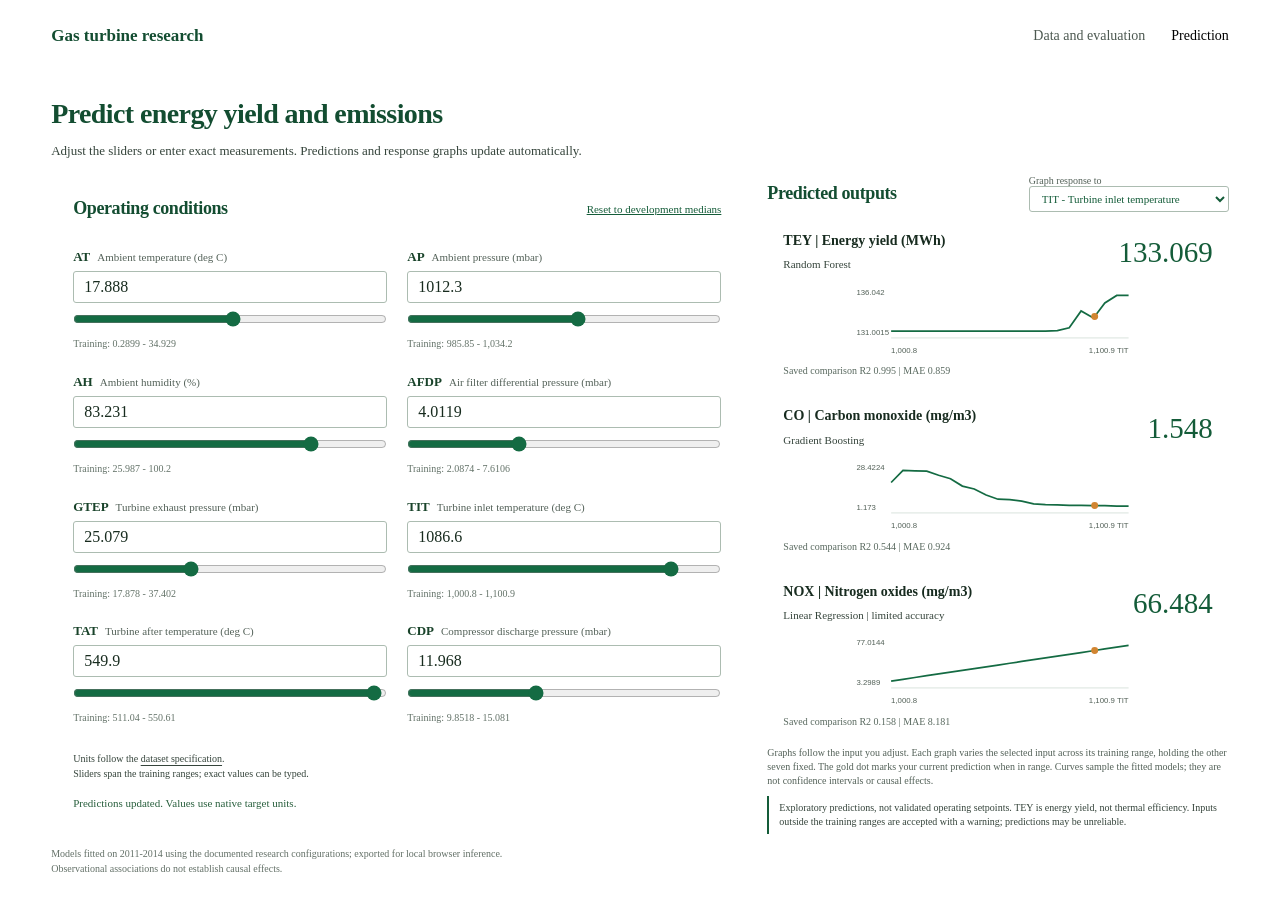
<file: website/predict/index.html>
<!doctype html><html lang="en"><head><meta charset="utf-8"><meta name="viewport" content="width=device-width,initial-scale=1"><meta name="theme-color" content="#ffffff"><meta name="description" content="Explore fitted gas turbine models with eight live sensor inputs and response graphs for energy yield, CO and NOX."><title>Gas turbine prediction</title><link rel="icon" type="image/svg+xml" href="../assets/turbine-icon.svg"><link rel="stylesheet" href="../assets/css/style.css"><script defer src="../assets/js/inference.js"></script><script defer src="../assets/js/predict.js"></script></head><body class="predict-page"><a class="skip" href="#predict-form">Skip to model inputs</a><header><a class="brand" href="../">Gas turbine research</a><nav aria-label="Main navigation"><a href="../">Data and evaluation</a><a class="active" aria-current="page" href="./">Prediction</a></nav></header><main class="predict-main"><div class="predict-heading"><div><h1>Predict energy yield and emissions</h1><p>Adjust the sliders or enter exact measurements. Predictions and response graphs update automatically.</p></div></div><div class="studio-grid"><form class="input-panel" id="predict-form"><div class="panel-topline"><h2>Operating conditions</h2><button type="button" id="reset-inputs" disabled>Reset to development medians</button></div><div class="input-grid" id="model-inputs"></div><div class="prediction-actions"><p>Units follow the <a href="../#source-files">dataset specification</a>.<br>Sliders span the training ranges; exact values can be typed.</p></div><p id="predict-status" class="predict-status" role="status" aria-live="polite">Preparing browser models...</p></form><aside class="output-panel" aria-label="Predicted outputs"><div class="response-heading"><h2>Predicted outputs</h2><label for="response-feature">Graph response to<select id="response-feature" aria-describedby="response-help" disabled><option>TIT</option></select></label></div><article class="prediction-result"><h3>TEY | Energy yield (MWh)</h3><p>Random Forest</p><strong id="result-TEY">-</strong><div class="response-chart" id="response-TEY"></div><div class="model-score">Saved comparison R2 0.995 | MAE 0.859</div></article><article class="prediction-result"><h3>CO | Carbon monoxide (mg/m3)</h3><p>Gradient Boosting</p><strong id="result-CO">-</strong><div class="response-chart" id="response-CO"></div><div class="model-score">Saved comparison R2 0.544 | MAE 0.924</div></article><article class="prediction-result nox"><h3>NOX | Nitrogen oxides (mg/m3)</h3><p>Linear Regression | limited accuracy</p><strong id="result-NOX">-</strong><div class="response-chart" id="response-NOX"></div><div class="model-score">Saved comparison R2 0.158 | MAE 8.181</div></article><p class="response-help" id="response-help">Graphs follow the input you adjust. Each graph varies the selected input across its training range, holding the other seven fixed. The gold dot marks your current prediction when in range. Curves sample the fitted models; they are not confidence intervals or causal effects.</p><p class="studio-note">Exploratory predictions, not validated operating setpoints. TEY is energy yield, not thermal efficiency. Inputs outside the training ranges are accepted with a warning; predictions may be unreliable.</p></aside></div><p class="studio-disclaimer" id="export-note">Models fitted on 2011-2014 using the documented research configurations; exported for local browser inference. Observational associations do not establish causal effects.</p></main><noscript>Enable JavaScript to use the prediction studio.</noscript></body></html>
</file>
<file: website/assets/css/style.css>
Ã¯Â»Â¿:root{font-family:Arial,Helvetica,sans-serif;color:#17221c;background:#fff;--green:#145c39;--muted:#56625b;--line:#dfe5e1;--white:#fff;font-synthesis:none;scroll-behavior:smooth}*{box-sizing:border-box}body{margin:0;background:#fff}a{color:var(--green);text-underline-offset:3px}a:hover{text-decoration:underline}button,input,select{font:inherit}button,a,select,input{-webkit-tap-highlight-color:transparent}:focus-visible{outline:2px solid #226b47;outline-offset:3px}header{height:72px;padding:0 4%;display:flex;align-items:center;justify-content:space-between;gap:24px;border-bottom:1px solid var(--line);background:#fff}header .brand{font-size:17px;font-weight:600;color:#134d31;text-decoration:none}header nav{display:flex;gap:26px}header nav a{font-size:14px;text-decoration:none;color:#4d5951;padding:25px 0}header nav .active{color:var(--green);border-bottom:2px solid var(--green)}.research-layout{max-width:1500px;margin:auto;padding:0 4%;display:grid;grid-template-columns:minmax(0,1fr) 225px;gap:48px}main{min-width:0}.page-intro{padding:48px 0 30px;border-bottom:1px solid var(--line)}h1,h2,h3,h4,p{margin-top:0}h1{font-size:34px;line-height:1.25;letter-spacing:-.6px;font-weight:600;color:#134d31;margin-bottom:18px}h2{font-size:28px;letter-spacing:-.4px;color:#134d31;line-height:1.3;margin-bottom:18px;font-weight:600}h3{font-size:21px;line-height:1.4;font-weight:600;color:#172b1f;margin-bottom:16px}h4{font-size:15px;line-height:1.5;font-weight:600;margin:0 0 14px;color:#23392a}p,li{font-size:14px;line-height:1.85;color:#35443b}p{margin-bottom:17px;max-width:100ch}li{margin-bottom:8px}ul{padding-left:20px}.page-intro>p{font-size:15px;max-width:85ch}.summary-strip{display:grid;grid-template-columns:repeat(4,1fr);border-top:1px solid var(--line);border-bottom:1px solid var(--line);margin:24px 0}.summary-strip>div{padding:19px 16px;border-right:1px solid var(--line)}.summary-strip>div:first-child{padding-left:0}.summary-strip>div:last-child{border:0}.summary-strip strong{display:block;font-size:27px;line-height:1.3;font-weight:500;color:#145c39;margin-bottom:7px}.summary-strip span{font-size:12px;color:#56625b}.source-note,.caption{font-size:12px!important;line-height:1.7!important;color:#647168!important;margin:12px 0 18px}.research-part{padding:44px 0 10px}.research-part+section{border-top:2px solid #1b593b;margin-top:28px}.research-part>p{margin-bottom:28px}.research-part>article{padding:30px 0;border-top:1px solid var(--line);scroll-margin-top:25px}section[id],article[id]{scroll-margin-top:25px}.two-col{display:grid;grid-template-columns:minmax(0,1fr) minmax(0,1fr);gap:28px;align-items:start;margin:22px 0}.two-col>div{min-width:0}.table-scroll{width:100%;overflow:auto;margin:17px 0 20px;border:1px solid var(--line)}table{border-collapse:collapse;width:100%;text-align:right;font-size:12px;background:#fff;white-space:nowrap}td,th{padding:12px 13px;border-bottom:1px solid #e7ebe8}th{font-size:11px;font-weight:600;color:#294533;background:#fff;white-space:normal;line-height:1.5}td:first-child,th:first-child{text-align:left}tbody tr:last-child td{border-bottom:0}tbody tr:hover{background:#f7faf7}td{font-variant-numeric:tabular-nums}#dictionary-table table{text-align:left}#dictionary-table td:nth-child(2){white-space:normal;min-width:135px}#file-inventory td:first-child{max-width:390px;white-space:normal;overflow-wrap:anywhere}#preprocessing table{text-align:left;white-space:normal;min-width:650px}#preprocessing td{vertical-align:top;line-height:1.7}.controls{display:flex;gap:20px;align-items:flex-end;flex-wrap:wrap;margin:24px 0}.controls label{display:flex;flex-direction:column;gap:8px;font-size:12px;font-weight:500;color:#354a3b}.controls .check{flex-direction:row;align-items:center;align-self:center}.controls a{font-size:12px;margin-bottom:10px}select{padding:9px 30px 9px 10px;color:#1b3425;background:#fff;border:1px solid #aebdb3;border-radius:3px;font-size:13px;max-width:100%;cursor:pointer}input{accent-color:#145c39}.chart{width:100%;min-height:180px;margin:8px 0 14px}.chart svg{display:block;width:100%;height:auto}.chart svg text{font:12px Arial,Helvetica,sans-serif;fill:#526158}.chart svg .axis-label{font-size:12px;fill:#223d2c}.chart .gridline{fill:none;stroke:#e4e9e5;stroke-width:1}.chart .reference-line{fill:none;stroke:#7d8b81;stroke-width:1;stroke-dasharray:5 5}.chart .bar-value{fill:#263c2d;font-size:11px}.chart .point:hover{stroke:#182d20;stroke-width:2;opacity:1}.wide-chart{max-width:820px;margin:18px auto}.legend{display:flex;gap:20px;flex-wrap:wrap;font-size:11px;color:#536158;margin-bottom:10px}.legend span:before{content:'';display:inline-block;width:9px;height:9px;margin-right:6px;background:#146b43}.legend .legend-comp:before{background:#da8536}.legend .legend-muted:before{background:#8b9490}.heatmap-wrap{overflow:auto;width:100%;margin:15px 0}.heatmap{display:grid;grid-template-columns:30px repeat(11,minmax(29px,1fr));gap:2px;min-width:395px;font-size:10px;text-align:center}.heatmap span{padding:8px 0}.heatmap .heat-cell{color:#14291c;cursor:help}.note{padding:14px 19px;border-left:3px solid #175f3c;background:#fff;color:#35443b;font-size:14px;line-height:1.8;margin:24px 0;border-top:1px solid var(--line);border-bottom:1px solid var(--line)}.findings strong{color:#1a422a}.matrix-definition,.metric-definitions{display:grid;grid-template-columns:repeat(2,minmax(0,1fr));gap:24px;margin:25px 0}.matrix-definition>div,.metric-definitions>div{padding:20px 0;border-top:2px solid #2b6747;border-bottom:1px solid var(--line)}.matrix-definition strong{font-size:20px;font-weight:500;color:#185b38}.matrix-definition p{font-size:12px;margin:12px 0 0}.metric-definitions{grid-template-columns:repeat(3,minmax(0,1fr));gap:20px}.metric-definitions p{font-size:13px;margin:0}.research-sidebar{align-self:start;position:sticky;top:22px;max-height:calc(100svh - 44px);overflow-y:auto;padding:26px 0 15px 20px;border-left:1px solid var(--line);margin-top:25px;scrollbar-width:thin}.sidebar-group{padding-bottom:18px}.sidebar-group:last-child{padding-bottom:0}.research-sidebar a{display:block;font-size:12px;line-height:1.5;color:#53635a;text-decoration:none;padding:4px 9px;border-left:2px solid transparent}.research-sidebar .sidebar-parent{color:#174d32;font-size:13px;font-weight:600;margin-bottom:5px;padding-left:0}.research-sidebar a:hover,.research-sidebar a.current{color:#145c39;border-left-color:#145c39;background:#fff}.research-sidebar .sidebar-parent:hover{border-left-color:transparent}.notebook-grid{display:grid;grid-template-columns:1fr 1fr;gap:10px 25px}.notebook-grid a{font-size:12px;line-height:1.6;overflow-wrap:anywhere}details{padding:17px 0;border-top:1px solid var(--line)}summary{color:#164c30;font-size:14px;cursor:pointer;line-height:1.7}details[open]>summary{margin-bottom:20px}footer{max-width:1500px;margin:35px auto 0;padding:26px 4%;border-top:1px solid var(--line);display:flex;justify-content:space-between;font-size:12px;color:#53635a;background:white}#load-status{position:fixed;left:16px;bottom:16px;padding:12px 18px;max-width:calc(100% - 32px);background:#fff;border:1px solid #98b09f;color:#174a2d;box-shadow:0 3px 12px #0001;font-size:12px;z-index:9}#load-status:empty{display:none}.skip{position:absolute;top:-100px;left:20px;background:white;color:#145c39;z-index:10;padding:12px}.skip:focus{top:8px}[hidden]{display:none!important}.button{background:#145c39;color:#fff;border:1px solid #145c39;border-radius:3px;font-size:13px;padding:12px 22px;cursor:pointer}.button:hover{background:#0e472b}button:disabled{cursor:wait;opacity:.55}.sr-only{position:absolute;width:1px;height:1px;overflow:hidden;clip:rect(0,0,0,0)}
/* Prediction page */
.predict-page{background:#fff}.predict-main{max-width:1320px;margin:auto;padding:24px 4%;height:calc(100svh - 72px);display:flex;flex-direction:column;gap:18px}.predict-heading h1{font-size:28px;margin-bottom:8px}.predict-heading p{font-size:13px;margin:0}.studio-grid{display:grid;grid-template-columns:1.5fr 1fr;gap:24px;min-height:0;flex:1}.input-panel{padding:22px;border:1px solid var(--line);background:#fff;display:flex;flex-direction:column;gap:14px}.panel-topline{display:flex;justify-content:space-between;align-items:center;gap:10px}.panel-topline h2{font-size:18px;margin:0}.panel-topline button{background:#fff;border:0;padding:0;color:#145c39;font-size:11px;text-decoration:underline;cursor:pointer}.input-grid{display:grid;grid-template-columns:1fr 1fr;gap:15px 22px;flex:1;align-content:space-evenly}.input-field label{display:block;font-size:11px;color:#536158;line-height:1.4;margin-bottom:5px}.input-field label b{color:#19432a;font-size:13px;margin-right:7px}.input-field input{width:100%;min-width:0;border:1px solid #acbcb1;border-radius:3px;padding:9px 12px;font-size:16px;background:#fff;color:#172b1e}.input-field small{display:block;font-size:10px;color:#647369;margin-top:4px}.prediction-actions{display:flex;align-items:center;gap:16px}.prediction-actions p{font-size:10px;line-height:1.5;margin:0}.predict-status{font-size:11px;margin:0;min-height:17px;color:#285f3d;line-height:1.5}.predict-status.error{color:#963a2c}.input-field input:invalid{border-color:#963a2c}.output-panel{display:flex;flex-direction:column;gap:12px}.output-panel>h2{font-size:18px;margin:0}.prediction-result{border:1px solid var(--line);padding:16px 20px;display:grid;grid-template-columns:1fr auto;gap:4px;align-items:center;flex:1;background:#fff}.prediction-result h3{font-size:14px;margin:0}.prediction-result p{font-size:11px;margin:0}.prediction-result strong{grid-column:2;grid-row:1/3;font-size:34px;font-weight:500;color:#145c39}.prediction-result .model-score{grid-column:1/-1;font-size:10px;border-top:1px solid var(--line);padding-top:8px;margin-top:5px;color:#59695f}.studio-note{border-left:2px solid #145c39;padding:7px 12px;font-size:11px;line-height:1.6;margin:0;background:#fff}.studio-disclaimer{font-size:10px;color:#637067;line-height:1.5;margin:0}.predict-result-stale{opacity:.45}
@media(max-width:1150px){.research-layout{gap:25px;grid-template-columns:minmax(0,1fr) 205px;padding:0 3%}.two-col{grid-template-columns:1fr}.chart{max-width:680px}.wide-chart{max-width:100%}.heatmap{max-width:620px}.research-sidebar{padding-left:12px}h1{font-size:30px}.metric-definitions{gap:14px}}@media(max-width:760px){header{height:auto;min-height:70px;padding:18px 5%;gap:16px;flex-wrap:wrap}header .brand{font-size:16px}header nav{gap:20px}header nav a{font-size:12px;padding:8px 0}.research-layout{display:flex;flex-direction:column;padding:0 5%;gap:0}.research-sidebar{position:static;order:-1;margin:20px 0 0;padding:12px 0;border:0;border-bottom:1px solid var(--line);width:100%;max-height:210px;overflow:auto}.research-sidebar nav{display:grid;grid-template-columns:repeat(3,minmax(0,1fr));gap:10px}.research-sidebar a{font-size:10px;padding:4px 2px}.research-sidebar .sidebar-parent{font-size:11px}.page-intro{padding-top:27px}h1{font-size:26px}h2{font-size:25px}h3{font-size:19px}.summary-strip{grid-template-columns:1fr 1fr}.summary-strip>div{padding:14px 10px;border-top:1px solid var(--line)}.summary-strip>div:first-child{padding-left:10px}.summary-strip strong{font-size:24px}.summary-strip span{font-size:11px}.summary-strip>div:nth-child(even){border-right:0}.research-part{padding-top:32px}.research-part>article{padding:25px 0}.two-col{gap:20px}.controls{gap:14px}.controls label{font-size:11px}select{font-size:12px}.metric-definitions,.matrix-definition{grid-template-columns:1fr;gap:12px}.metric-definitions>div,.matrix-definition>div{padding:15px 0}.notebook-grid{grid-template-columns:1fr}td,th{padding:10px;font-size:11px}.heatmap{font-size:9px;min-width:370px}.chart{min-height:150px}.caption{font-size:11px!important}footer{padding:23px 5%}.page-intro>p{font-size:14px}}
@media(min-width:901px) and (max-height:760px){.predict-main{padding-top:14px;padding-bottom:14px;gap:10px}.predict-heading h1{font-size:25px}.input-panel{padding:16px;gap:10px}.input-grid{gap:9px 18px}.input-field input{padding:7px 10px}.prediction-result{padding:10px 16px}.prediction-result strong{font-size:28px}.input-field small{font-size:9px}.prediction-actions .button{padding:10px 18px}}
@media(max-width:900px){.predict-page header{height:56px;min-height:56px;padding:8px 4%;gap:0}.predict-page header>.brand{display:none}.predict-page header nav{width:100%;justify-content:center;gap:24px}.predict-page header nav a{padding:9px 0;font-size:12px}.predict-main{height:auto;min-height:0;padding:12px 4%;gap:10px}.predict-heading h1{font-size:24px;margin-bottom:5px}.predict-heading p{font-size:10px}.studio-grid{grid-template-columns:1fr;gap:10px}.input-panel{padding:12px 15px;gap:8px}.panel-topline h2{font-size:14px}.panel-topline button{font-size:9px}.input-grid{gap:6px 14px}.input-field label{font-size:9px;line-height:1.3;margin-bottom:3px}.input-field label b{font-size:11px}.input-field input{padding:6px 9px;font-size:14px;height:30px}.input-field small{font-size:9px;margin-top:2px;line-height:1.2}.prediction-actions .button{font-size:11px;padding:10px 16px}.prediction-actions p{font-size:9px}.predict-status{font-size:10px;min-height:12px;line-height:1.3}.output-panel{display:grid;grid-template-columns:repeat(3,minmax(0,1fr));gap:6px}.output-panel>h2,.output-panel>.studio-note{grid-column:1/-1}.output-panel>h2{font-size:13px}.prediction-result{display:block;padding:9px 11px}.prediction-result h3{font-size:11px}.prediction-result p{font-size:9px;line-height:1.4}.prediction-result strong{display:block;font-size:24px;margin:5px 0}.prediction-result .model-score{font-size:8px;padding-top:5px;line-height:1.4}.studio-note{font-size:9px;padding:5px 8px;line-height:1.4}.studio-disclaimer{font-size:9px;line-height:1.35}}
@media(prefers-reduced-motion:reduce){:root{scroll-behavior:auto}}@media print{header,.research-sidebar,.controls,footer,#load-status{display:none}.research-layout{display:block;padding:0}.research-part{break-before:page}article{break-inside:avoid}.table-scroll{overflow:visible}a{color:#17221c}.chart{max-width:550px}}

/* Method explanations and bibliography retain the white editorial canvas. */
.method-choice{border-left:3px solid #146b43;padding:4px 0 4px 20px;margin:24px 0;background:#fff}.method-choice h4{margin:0 0 8px}.citation{font-size:.75em;white-space:nowrap}.references{padding-left:24px}.references li{padding:8px 0;scroll-margin-top:90px;overflow-wrap:anywhere}.research-roadmap{margin:24px 0}.research-roadmap ol{columns:2;column-gap:30px}.research-roadmap li{break-inside:avoid;padding:5px 0}pre{white-space:pre-wrap;overflow-wrap:anywhere;padding:18px;border:1px solid #d9e2dc;background:#fff;font-size:.85rem}.research-sidebar{max-height:calc(100vh - 100px);overflow-y:auto}@media(max-width:800px){.research-roadmap ol{columns:1}.research-sidebar{max-height:none}}

/* Compact live prediction controls and model response plots. */
.predict-main{gap:12px}.input-grid{gap:10px 20px}.input-field input[type=range]{appearance:auto;accent-color:#146b43;width:100%;height:18px;padding:0;margin:5px 0 0;border:0;cursor:pointer}.input-field input[type=range]:focus-visible{outline:2px solid #146b43;outline-offset:3px}.input-field input[type=number]{padding:6px 10px}.response-heading{display:flex;align-items:center;justify-content:space-between;gap:12px}.response-heading h2{font-size:18px;margin:0}.response-heading label{font-size:10px;color:#536158;max-width:200px}.response-heading select{display:block;width:100%;font-size:11px;padding:5px 8px;border:1px solid #acbcb1;background:#fff;color:#145c39}.prediction-result{padding:10px 16px;gap:2px}.prediction-result strong{font-size:29px}.response-chart{grid-column:1/-1;min-height:60px}.response-chart svg{display:block;width:100%;height:78px;overflow:visible}.response-chart text{font:9px Arial,sans-serif;fill:#536158}.prediction-result .model-score{padding-top:4px;margin-top:1px}.response-help{font-size:10px;line-height:1.4;color:#536158;margin:0}.output-panel{gap:8px}.studio-note{font-size:10px;padding:5px 10px;line-height:1.4}
@media(min-width:901px) and (max-height:800px){.predict-main{padding-top:12px;padding-bottom:12px;gap:8px}.input-panel{padding:14px;gap:8px}.input-grid{gap:6px 16px}.response-chart svg{height:60px}.prediction-result strong{font-size:25px}.prediction-result{padding:7px 12px}.output-panel{gap:5px}.response-help,.studio-note{font-size:9px}.predict-heading h1{font-size:25px}.input-field input[type=range]{height:14px;margin-top:3px}}
@media(max-width:900px){.response-heading,.response-help{grid-column:1/-1}.response-heading h2{font-size:14px}.response-chart svg{height:auto;min-height:55px}.prediction-result{padding:8px}.prediction-result strong{font-size:23px}.input-field input[type=range]{height:18px}.response-chart{min-height:0}}
@media(max-width:480px){.output-panel{grid-template-columns:1fr}.prediction-result{display:grid;grid-template-columns:1fr auto}.response-chart svg{height:75px}.prediction-result strong{grid-column:2;grid-row:1/3}.response-heading label{max-width:180px}}

/* Final keyboard, small-screen and print refinements. */
:where(a,button,select,input,summary):focus-visible{outline:2px solid #146b43;outline-offset:4px}.input-unit{white-space:nowrap;color:#536158}.input-field:focus-within label{color:#145c39}.input-field input[type=range]{min-height:22px}.prediction-actions a{text-underline-offset:3px}.research-page article{scroll-margin-top:90px}svg{max-width:100%}
@media(prefers-reduced-motion:reduce){html{scroll-behavior:auto}*,*::before,*::after{transition:none!important;animation:none!important}}
@media print{header,.research-sidebar,.skip,.research-roadmap,#load-status,footer{display:none!important}.research-layout{display:block!important}main{max-width:none!important;padding:0!important}.research-part{break-before:auto}h2,h3,h4{break-after:avoid}.chart,table,.method-choice{break-inside:avoid}body{background:#fff!important;color:#111!important}.table-scroll{overflow:visible}a{color:#145c39}pre{white-space:pre-wrap}}
</file>
